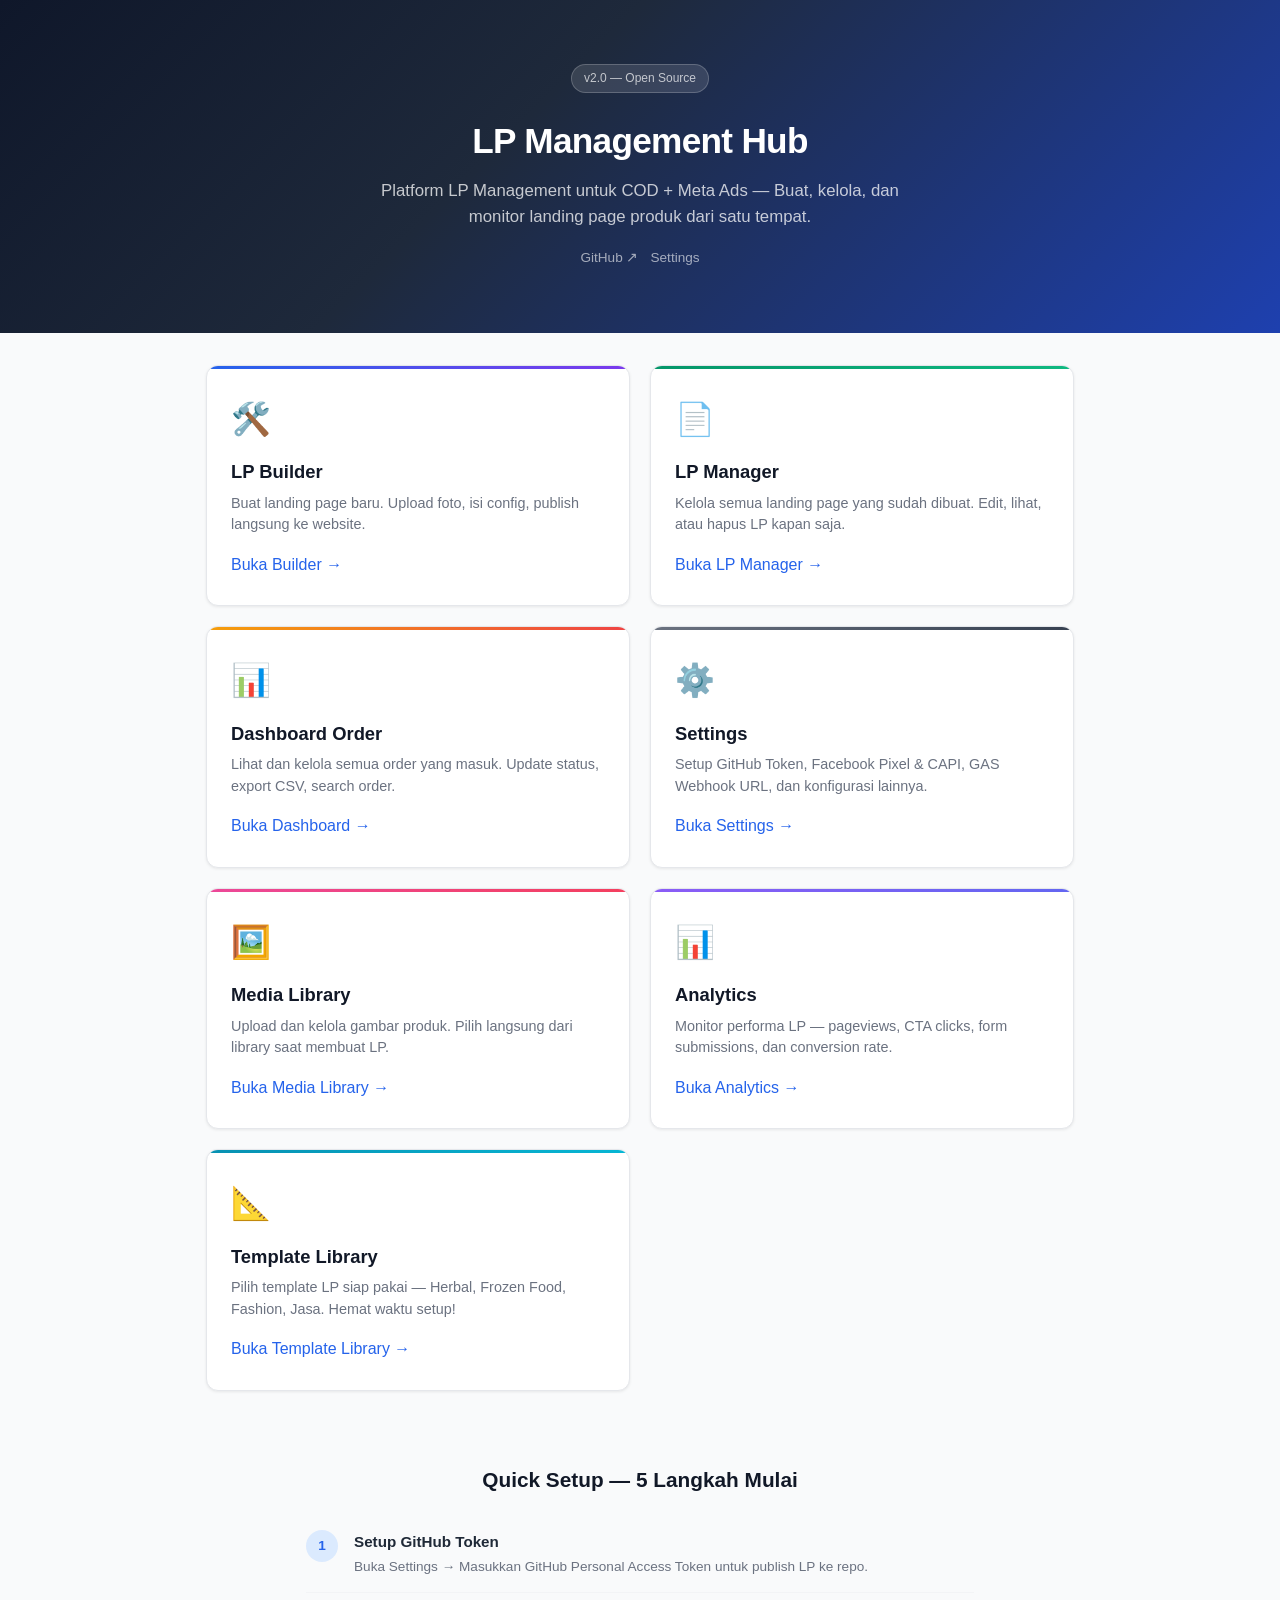
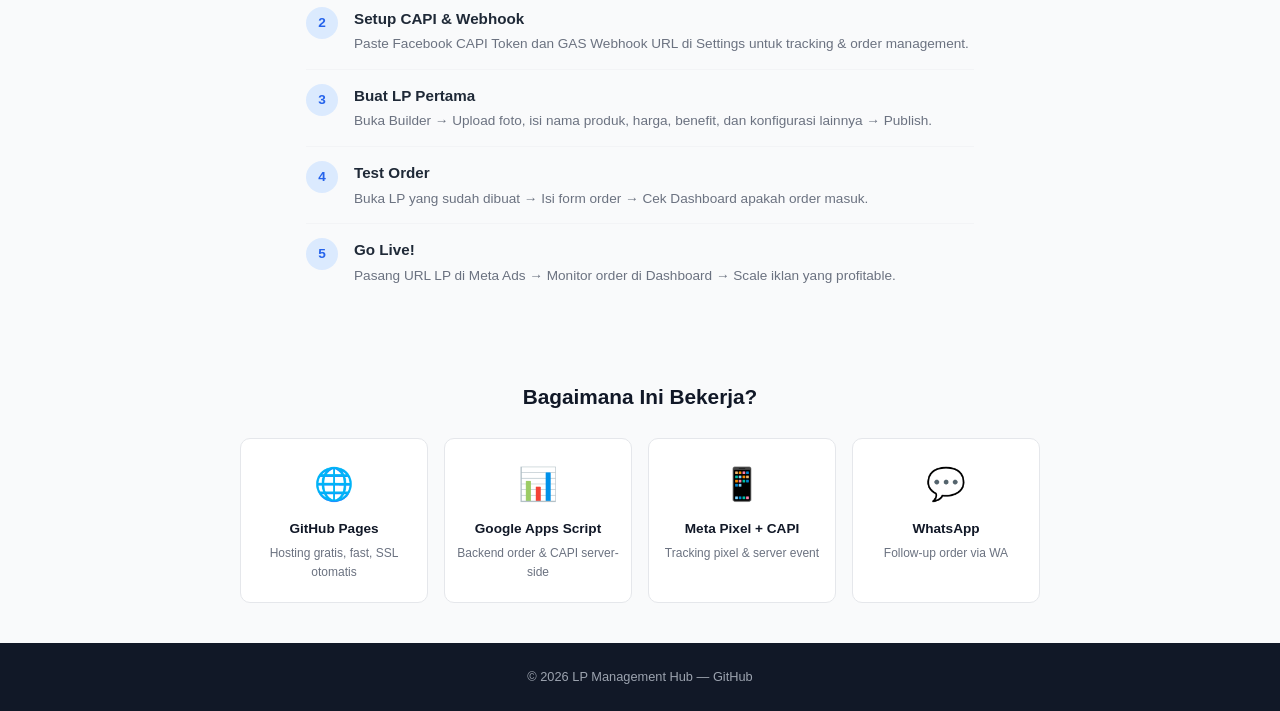
<file: index.html>
<!DOCTYPE html>
<html lang="id">
<head>
<meta charset="UTF-8">
<meta name="viewport" content="width=device-width, initial-scale=1.0">
<title>LP Management — Landing Page Hub</title>
<link rel="stylesheet" href="assets/style.css">
<style>
.hub-hero{background:linear-gradient(135deg,#0f172a 0%,#1e293b 40%,#1e40af 100%);color:#fff;padding:64px 16px;text-align:center}
.hub-hero h1{font-size:2.2rem;font-weight:800;margin-bottom:8px;letter-spacing:-.02em}
.hub-hero .tagline{color:rgba(255,255,255,.75);font-size:1.05rem;margin-bottom:16px;max-width:520px;margin-left:auto;margin-right:auto}
.hub-hero .version-badge{display:inline-block;padding:4px 12px;background:rgba(255,255,255,.12);border:1px solid rgba(255,255,255,.2);border-radius:999px;font-size:.75rem;color:rgba(255,255,255,.7);margin-bottom:20px}
.hub-hero .hero-links{display:flex;gap:12px;justify-content:center;flex-wrap:wrap;margin-top:8px}
.hub-hero .hero-links a{color:rgba(255,255,255,.6);font-size:.85rem;text-decoration:none;display:flex;align-items:center;gap:4px}
.hub-hero .hero-links a:hover{color:#fff}
.hub-cards{display:grid;gap:20px;padding:32px 16px;max-width:900px;margin:0 auto}
@media(min-width:600px){.hub-cards{grid-template-columns:1fr 1fr}}
.hub-card{background:#fff;border:1px solid #e5e7eb;border-radius:12px;padding:28px 24px;box-shadow:0 1px 3px rgba(0,0,0,.08);transition:box-shadow .2s,transform .15s;position:relative;overflow:hidden}
.hub-card:hover{box-shadow:0 8px 24px rgba(0,0,0,.1);transform:translateY(-2px)}
.hub-card .card-accent{position:absolute;top:0;left:0;right:0;height:3px}
.hub-card .card-icon{font-size:2rem;margin-bottom:12px}
.hub-card h3{font-size:1.15rem;font-weight:700;margin-bottom:6px;color:#111827}
.hub-card p{font-size:.9rem;color:#6b7280;margin-bottom:16px;line-height:1.5}
.setup-section{max-width:700px;margin:0 auto;padding:40px 16px}
.setup-section h2{font-size:1.3rem;font-weight:700;margin-bottom:20px;text-align:center;color:#111827}
.setup-steps{list-style:none;padding:0;counter-reset:setup}
.setup-step{display:flex;gap:16px;align-items:flex-start;padding:14px 0;border-bottom:1px solid #f3f4f6;counter-increment:setup}
.setup-step:last-child{border-bottom:none}
.setup-step .step-num{width:32px;height:32px;border-radius:50%;background:#dbeafe;color:#2563eb;display:flex;align-items:center;justify-content:center;font-weight:700;font-size:.85rem;flex-shrink:0}
.setup-step .step-body h4{font-size:.95rem;font-weight:600;color:#1f2937;margin-bottom:2px}
.setup-step .step-body p{font-size:.85rem;color:#6b7280}
.stack-section{background:#f9fafb;padding:40px 16px}
.stack-section h2{font-size:1.3rem;font-weight:700;text-align:center;margin-bottom:24px;color:#111827}
.stack-grid{display:grid;gap:16px;max-width:800px;margin:0 auto;grid-template-columns:repeat(2,1fr)}
@media(min-width:600px){.stack-grid{grid-template-columns:repeat(4,1fr)}}
.stack-item{text-align:center;padding:20px 12px;background:#fff;border:1px solid #e5e7eb;border-radius:10px}
.stack-item .stack-icon{font-size:2rem;margin-bottom:8px}
.stack-item h4{font-size:.85rem;font-weight:700;color:#111827;margin-bottom:4px}
.stack-item p{font-size:.75rem;color:#6b7280}
</style>
</head>
<body>

<div class="hub-hero">
  <div class="version-badge">v2.0 — Open Source</div>
  <h1>LP Management Hub</h1>
  <p class="tagline">Platform LP Management untuk COD + Meta Ads — Buat, kelola, dan monitor landing page produk dari satu tempat.</p>
  <div class="hero-links">
    <a href="https://github.com/kedebuk/herbahero" target="_blank" rel="noopener">GitHub ↗</a>
    <a href="admin/settings.html">Settings</a>
  </div>
</div>

<div class="hub-cards">
  <div class="hub-card">
    <div class="card-accent" style="background:linear-gradient(90deg,#2563eb,#7c3aed)"></div>
    <div class="card-icon">🛠️</div>
    <h3>LP Builder</h3>
    <p>Buat landing page baru. Upload foto, isi config, publish langsung ke website.</p>
    <a href="builder/" class="btn">Buka Builder →</a>
  </div>

  <div class="hub-card">
    <div class="card-accent" style="background:linear-gradient(90deg,#059669,#10b981)"></div>
    <div class="card-icon">📄</div>
    <h3>LP Manager</h3>
    <p>Kelola semua landing page yang sudah dibuat. Edit, lihat, atau hapus LP kapan saja.</p>
    <a href="admin/pages.html" class="btn">Buka LP Manager →</a>
  </div>

  <div class="hub-card">
    <div class="card-accent" style="background:linear-gradient(90deg,#f59e0b,#ef4444)"></div>
    <div class="card-icon">📊</div>
    <h3>Dashboard Order</h3>
    <p>Lihat dan kelola semua order yang masuk. Update status, export CSV, search order.</p>
    <a href="admin/" class="btn">Buka Dashboard →</a>
  </div>

  <div class="hub-card">
    <div class="card-accent" style="background:linear-gradient(90deg,#6b7280,#374151)"></div>
    <div class="card-icon">⚙️</div>
    <h3>Settings</h3>
    <p>Setup GitHub Token, Facebook Pixel &amp; CAPI, GAS Webhook URL, dan konfigurasi lainnya.</p>
    <a href="admin/settings.html" class="btn btn-outline">Buka Settings →</a>
  </div>

  <div class="hub-card">
    <div class="card-accent" style="background:linear-gradient(90deg,#ec4899,#f43f5e)"></div>
    <div class="card-icon">🖼️</div>
    <h3>Media Library</h3>
    <p>Upload dan kelola gambar produk. Pilih langsung dari library saat membuat LP.</p>
    <a href="admin/media.html" class="btn">Buka Media Library →</a>
  </div>

  <div class="hub-card">
    <div class="card-accent" style="background:linear-gradient(90deg,#8b5cf6,#6366f1)"></div>
    <div class="card-icon">📊</div>
    <h3>Analytics</h3>
    <p>Monitor performa LP — pageviews, CTA clicks, form submissions, dan conversion rate.</p>
    <a href="admin/analytics.html" class="btn">Buka Analytics →</a>
  </div>

  <div class="hub-card">
    <div class="card-accent" style="background:linear-gradient(90deg,#0891b2,#06b6d4)"></div>
    <div class="card-icon">📐</div>
    <h3>Template Library</h3>
    <p>Pilih template LP siap pakai — Herbal, Frozen Food, Fashion, Jasa. Hemat waktu setup!</p>
    <a href="admin/templates.html" class="btn">Buka Template Library →</a>
  </div>
</div>

<div class="setup-section">
  <h2>Quick Setup — 5 Langkah Mulai</h2>
  <ol class="setup-steps">
    <li class="setup-step">
      <div class="step-num">1</div>
      <div class="step-body">
        <h4>Setup GitHub Token</h4>
        <p>Buka Settings → Masukkan GitHub Personal Access Token untuk publish LP ke repo.</p>
      </div>
    </li>
    <li class="setup-step">
      <div class="step-num">2</div>
      <div class="step-body">
        <h4>Setup CAPI &amp; Webhook</h4>
        <p>Paste Facebook CAPI Token dan GAS Webhook URL di Settings untuk tracking &amp; order management.</p>
      </div>
    </li>
    <li class="setup-step">
      <div class="step-num">3</div>
      <div class="step-body">
        <h4>Buat LP Pertama</h4>
        <p>Buka Builder → Upload foto, isi nama produk, harga, benefit, dan konfigurasi lainnya → Publish.</p>
      </div>
    </li>
    <li class="setup-step">
      <div class="step-num">4</div>
      <div class="step-body">
        <h4>Test Order</h4>
        <p>Buka LP yang sudah dibuat → Isi form order → Cek Dashboard apakah order masuk.</p>
      </div>
    </li>
    <li class="setup-step">
      <div class="step-num">5</div>
      <div class="step-body">
        <h4>Go Live!</h4>
        <p>Pasang URL LP di Meta Ads → Monitor order di Dashboard → Scale iklan yang profitable.</p>
      </div>
    </li>
  </ol>
</div>

<div class="stack-section">
  <h2>Bagaimana Ini Bekerja?</h2>
  <div class="stack-grid">
    <div class="stack-item">
      <div class="stack-icon">🌐</div>
      <h4>GitHub Pages</h4>
      <p>Hosting gratis, fast, SSL otomatis</p>
    </div>
    <div class="stack-item">
      <div class="stack-icon">📊</div>
      <h4>Google Apps Script</h4>
      <p>Backend order &amp; CAPI server-side</p>
    </div>
    <div class="stack-item">
      <div class="stack-icon">📱</div>
      <h4>Meta Pixel + CAPI</h4>
      <p>Tracking pixel &amp; server event</p>
    </div>
    <div class="stack-item">
      <div class="stack-icon">💬</div>
      <h4>WhatsApp</h4>
      <p>Follow-up order via WA</p>
    </div>
  </div>
</div>

<footer class="lp-footer">
  <p>&copy; 2026 LP Management Hub — <a href="https://github.com/kedebuk/herbahero" style="color:#9ca3af" target="_blank" rel="noopener">GitHub</a></p>
</footer>
</body>
</html>
</file>
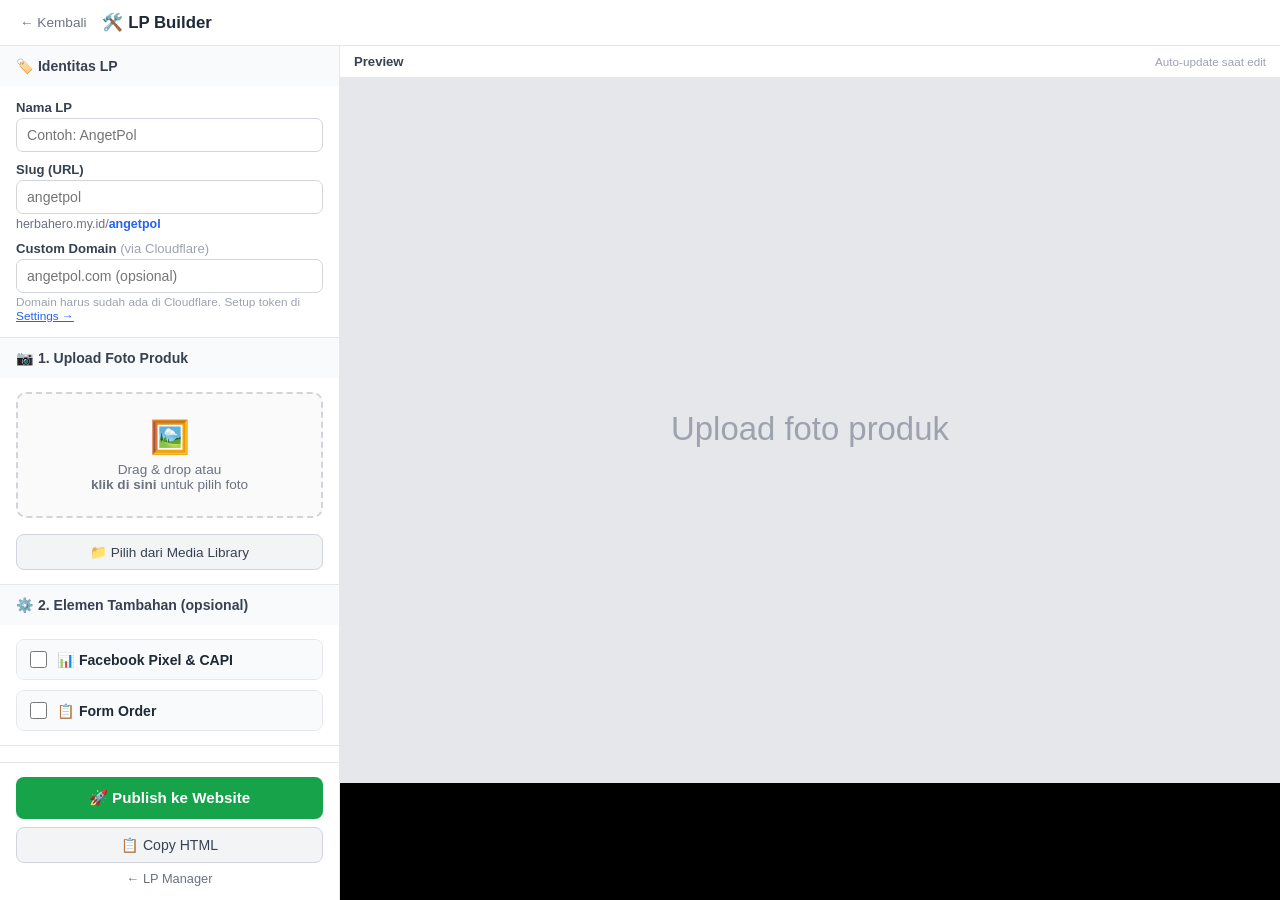
<file: builder/index.html>
<!DOCTYPE html>
<html lang="id">
<head>
<meta charset="UTF-8">
<meta name="viewport" content="width=device-width, initial-scale=1.0">
<title>LP Builder</title>
<style>
*{box-sizing:border-box;margin:0;padding:0}
body{font-family:-apple-system,BlinkMacSystemFont,"Segoe UI",Roboto,sans-serif;background:#f3f4f6;color:#1f2937;height:100vh;overflow:hidden}
.builder{display:flex;flex-direction:column;height:100vh}
.builder-header{display:flex;align-items:center;gap:16px;padding:12px 20px;background:#fff;border-bottom:1px solid #e5e7eb;flex-shrink:0;z-index:10}
.builder-header h1{font-size:1.05rem;font-weight:700}
.back-link{color:#6b7280;text-decoration:none;font-size:.85rem;white-space:nowrap}
.back-link:hover{color:#111}
.builder-body{display:flex;flex:1;overflow:hidden}
.sidebar{width:340px;min-width:280px;overflow-y:auto;background:#fff;border-right:1px solid #e5e7eb;display:flex;flex-direction:column}
.panel{border-bottom:1px solid #e5e7eb}
.panel-head{padding:12px 16px;font-weight:700;font-size:.88rem;color:#374151;background:#f9fafb;display:flex;align-items:center;gap:6px}
.panel-body{padding:14px 16px;display:flex;flex-direction:column;gap:10px}
.drop-zone{display:flex;flex-direction:column;align-items:center;justify-content:center;border:2px dashed #d1d5db;border-radius:10px;padding:24px 16px;cursor:pointer;text-align:center;transition:border-color .2s,background .2s;background:#fafafa;position:relative;min-height:120px}
.drop-zone:hover,.drop-zone.over{border-color:#2563eb;background:#eff6ff}
.drop-zone input[type=file]{position:absolute;inset:0;opacity:0;cursor:pointer;width:100%;height:100%;font-size:0}
.dz-icon{font-size:2rem;pointer-events:none}
.dz-text{font-size:.85rem;color:#6b7280;margin-top:6px;pointer-events:none}
.photo-done{display:none;position:relative}
.photo-done img{width:100%;border-radius:8px;display:block;max-height:180px;object-fit:cover}
.photo-done .rm-btn{position:absolute;top:6px;right:6px;background:rgba(0,0,0,.6);color:#fff;border:none;border-radius:5px;padding:4px 9px;font-size:.75rem;cursor:pointer}
.toggle-block{border:1px solid #e5e7eb;border-radius:8px;overflow:hidden}
.toggle-head{display:flex;align-items:center;gap:10px;padding:11px 13px;cursor:pointer;background:#f9fafb;user-select:none}
.toggle-head:hover{background:#f3f4f6}
.toggle-head input[type=checkbox]{width:17px;height:17px;accent-color:#2563eb;cursor:pointer;flex-shrink:0}
.toggle-head .tl{font-weight:600;font-size:.88rem}
.toggle-content{padding:12px 14px;border-top:1px solid #e5e7eb;display:flex;flex-direction:column;gap:10px}
.fg label{display:block;font-size:.82rem;font-weight:600;color:#374151;margin-bottom:3px}
.fg input[type=text],.fg input[type=tel],.fg input[type=number],.fg select,.fg textarea{width:100%;padding:8px 10px;border:1px solid #d1d5db;border-radius:7px;font-size:.88rem;font-family:inherit;background:#fff}
.fg input:focus,.fg select:focus,.fg textarea:focus{outline:none;border-color:#2563eb;box-shadow:0 0 0 3px rgba(37,99,235,.1)}
.fg textarea{resize:vertical;min-height:56px}
.fg input[type=color]{padding:2px;height:34px;border-radius:7px;cursor:pointer}
.fg .hint{font-size:.74rem;color:#9ca3af;margin-top:2px}
.fg-sep{border:none;border-top:1px solid #e5e7eb;margin:2px 0}
.opt-row{display:flex;gap:5px;margin-bottom:4px}
.opt-row input{flex:1}
.btn-rm{background:none;border:1px solid #fca5a5;color:#dc2626;border-radius:5px;padding:4px 8px;font-size:.78rem;cursor:pointer;flex-shrink:0}
.btn-add{width:100%;background:none;border:1px dashed #d1d5db;color:#6b7280;border-radius:7px;padding:6px;font-size:.82rem;cursor:pointer;margin-top:2px}
.btn-add:hover{border-color:#2563eb;color:#2563eb}
.rate-table{width:100%;border-collapse:collapse;font-size:.78rem}
.rate-table th{background:#f3f4f6;padding:5px 6px;text-align:left;color:#6b7280;font-size:.75rem;border-bottom:1px solid #e5e7eb}
.rate-table td{padding:3px}
.rate-table td input{width:100%;padding:4px 5px;border:1px solid #d1d5db;border-radius:4px;font-size:.78rem}
.field-toggles{display:flex;flex-wrap:wrap;gap:5px}
.ftog{display:flex;align-items:center;gap:4px;font-size:.81rem;color:#374151;cursor:pointer;background:#f3f4f6;padding:4px 9px;border-radius:5px;user-select:none;border:1px solid #e5e7eb}
.ftog input[type=checkbox]{accent-color:#2563eb;cursor:pointer;width:14px;height:14px}
.ftog:has(input:checked){background:#eff6ff;border-color:#bfdbfe;color:#1d4ed8}
.pay-grid{display:flex;flex-direction:column;gap:5px}
.gen-section{padding:14px 16px;display:flex;flex-direction:column;gap:8px;margin-top:auto;border-top:1px solid #e5e7eb}
.btn-gen{padding:12px;background:#2563eb;color:#fff;border:none;border-radius:8px;font-size:.95rem;font-weight:700;cursor:pointer;width:100%}
.btn-gen:hover{background:#1d4ed8}
.btn-gen:disabled{background:#93c5fd;cursor:not-allowed}
.btn-publish{padding:12px;background:#16a34a;color:#fff;border:none;border-radius:8px;font-size:.95rem;font-weight:700;cursor:pointer;width:100%;display:flex;align-items:center;justify-content:center;gap:8px}
.btn-publish:hover{background:#15803d}
.btn-publish:disabled{background:#86efac;cursor:not-allowed}
.btn-copy{padding:9px;background:#f3f4f6;color:#374151;border:1px solid #d1d5db;border-radius:8px;font-size:.88rem;cursor:pointer;width:100%}
.btn-copy:hover{background:#e5e7eb}
.gen-note{font-size:.73rem;color:#9ca3af;text-align:center}
.slug-preview{font-size:.78rem;color:#6b7280;margin-top:3px}
.slug-preview strong{color:#2563eb}
.pub-status{padding:10px 12px;border-radius:8px;font-size:.83rem;display:none;word-break:break-all}
.pub-status.on{display:block}
.pub-status.ok{background:#dcfce7;color:#166534;border:1px solid #86efac}
.pub-status.er{background:#fee2e2;color:#991b1b;border:1px solid #fca5a5}
.pub-status.in{background:#eff6ff;color:#1e40af;border:1px solid #bfdbfe}
.pub-status a{color:inherit;font-weight:700}
.pages-link{font-size:.8rem;color:#6b7280;text-decoration:none;text-align:center;display:block}
.pages-link:hover{color:#2563eb}
.preview-pane{flex:1;display:flex;flex-direction:column;min-width:0;background:#e5e7eb}
.preview-bar{padding:8px 14px;background:#fff;border-bottom:1px solid #e5e7eb;font-size:.82rem;font-weight:600;color:#374151;display:flex;justify-content:space-between;align-items:center;flex-shrink:0}
.preview-bar span{font-size:.73rem;color:#9ca3af;font-weight:400}
#previewFrame{flex:1;border:none;background:#fff}
@media(max-width:700px){
  body{height:auto;overflow:auto}
  .builder{height:auto;min-height:100vh}
  .builder-body{flex-direction:column;overflow:visible}
  .sidebar{width:100%;min-width:unset;border-right:none;border-bottom:1px solid #e5e7eb;max-height:none;overflow-y:visible}
  .preview-pane{min-height:500px}
  #previewFrame{min-height:500px}
}
</style>
</head>
<body>
<div class="builder">

<div class="builder-header">
  <a href="../" class="back-link">← Kembali</a>
  <h1>🛠️ LP Builder</h1>
</div>

<div class="builder-body">

<!-- SIDEBAR -->
<div class="sidebar">

  <!-- 0. LP Identity -->
  <div class="panel">
    <div class="panel-head">🏷️ Identitas LP</div>
    <div class="panel-body">
      <div class="fg">
        <label>Nama LP</label>
        <input type="text" id="bLpName" placeholder="Contoh: AngetPol">
      </div>
      <div class="fg">
        <label>Slug (URL)</label>
        <input type="text" id="bLpSlug" placeholder="angetpol">
        <div class="slug-preview">herbahero.my.id/<strong id="slugPreview">angetpol</strong></div>
      </div>
      <div class="fg">
        <label>Custom Domain <span style="font-weight:400;color:#9ca3af">(via Cloudflare)</span></label>
        <input type="text" id="bCfDomain" placeholder="angetpol.com (opsional)">
        <div class="hint">Domain harus sudah ada di Cloudflare. Setup token di <a href="/admin/settings.html" target="_blank" style="color:#2563eb">Settings →</a></div>
      </div>
    </div>
  </div>

  <!-- 1. Foto -->
  <div class="panel">
    <div class="panel-head">📷 1. Upload Foto Produk</div>
    <div class="panel-body">
      <label class="drop-zone" id="dropZone">
        <div class="dz-icon">🖼️</div>
        <div class="dz-text">Drag &amp; drop atau<br><strong>klik di sini</strong> untuk pilih foto</div>
        <input type="file" id="heroFile" accept="image/*">
      </label>
      <button type="button" id="btnMediaLib" style="width:100%;padding:9px;background:#f3f4f6;color:#374151;border:1px solid #d1d5db;border-radius:8px;font-size:.85rem;cursor:pointer;margin-top:6px">📁 Pilih dari Media Library</button>
      <div class="photo-done" id="photoDone">
        <img id="heroPreview" alt="Foto produk">
        <button class="rm-btn" type="button" id="rmPhoto">✕ Ganti</button>
      </div>
    </div>
  </div>

  <!-- 2. Elemen Tambahan -->
  <div class="panel">
    <div class="panel-head">⚙️ 2. Elemen Tambahan (opsional)</div>
    <div class="panel-body">

      <!-- Pixel & CAPI -->
      <div class="toggle-block">
        <div class="toggle-head" id="pixelHead">
          <input type="checkbox" id="enablePixel">
          <span class="tl">📊 Facebook Pixel &amp; CAPI</span>
        </div>
        <div class="toggle-content" id="pixelBody" style="display:none">
          <div class="fg">
            <label>Pixel ID</label>
            <input type="text" id="bPixelId" placeholder="Contoh: 1234567890123456">
          </div>
          <div class="fg">
            <label>Event saat LP dibuka</label>
            <select id="bEventOpen">
              <option value="PageView">PageView</option>
              <option value="ViewContent">ViewContent</option>
              <option value="InitiateCheckout">InitiateCheckout</option>
            </select>
          </div>
          <div class="fg">
            <label>Event saat order dikirim</label>
            <select id="bEventSubmit">
              <option value="Purchase">Purchase</option>
              <option value="Lead">Lead</option>
              <option value="CompleteRegistration">CompleteRegistration</option>
            </select>
          </div>
          <hr class="fg-sep">
          <div class="fg">
            <label>CAPI Access Token</label>
            <textarea id="bCapiToken" placeholder="EAAxxxxxxxx... (dari Meta Business → Pixel → Settings → Conversions API)"></textarea>
            <div class="hint">Tracking server-side via GAS webhook</div>
          </div>
          <div class="fg">
            <label>Test Event Code (opsional)</label>
            <input type="text" id="bTestCode" placeholder="TEST12345">
            <div class="hint">Cek di Meta Events Manager → Test Events. Hapus saat live.</div>
          </div>
        </div>
      </div>

      <!-- Form Order -->
      <div class="toggle-block">
        <div class="toggle-head" id="formHead">
          <input type="checkbox" id="enableForm">
          <span class="tl">📋 Form Order</span>
        </div>
        <div class="toggle-content" id="formBody" style="display:none">
          <div class="fg">
            <label>Nama Produk</label>
            <input type="text" id="bProductName" value="Nama Produk">
          </div>
          <div class="fg">
            <label>Harga Dasar (Rp)</label>
            <input type="number" id="bPrice" value="99000">
          </div>
          <div class="fg">
            <label>Pilihan Paket</label>
            <div id="optionsList"></div>
            <button class="btn-add" type="button" id="btnAddOpt">+ Tambah Paket</button>
          </div>
          <div class="fg">
            <label>Nomor WA CS</label>
            <input type="tel" id="bWaNumber" placeholder="628123456789">
          </div>
          <div class="fg">
            <label>Webhook Google Apps Script</label>
            <input type="text" id="bWebhook" placeholder="https://script.google.com/macros/s/.../exec">
          </div>
          <div class="fg">
            <label>Tabel Ongkir</label>
            <table class="rate-table">
              <thead><tr><th>Wilayah</th><th>Ongkir</th><th>Estimasi</th><th></th></tr></thead>
              <tbody id="ratesBody"></tbody>
            </table>
            <button class="btn-add" type="button" id="btnAddRate">+ Tambah Wilayah</button>
          </div>
          <hr class="fg-sep">
          <div class="fg">
            <label>Field yang ditampilkan</label>
            <div class="field-toggles">
              <label class="ftog"><input type="checkbox" id="fAlamat" checked> Alamat</label>
              <label class="ftog"><input type="checkbox" id="fKecamatan" checked> Kecamatan</label>
              <label class="ftog"><input type="checkbox" id="fKota" checked> Kota</label>
              <label class="ftog"><input type="checkbox" id="fProvinsi"> Provinsi</label>
              <label class="ftog"><input type="checkbox" id="fCatatan" checked> Catatan</label>
            </div>
          </div>
          <div class="fg">
            <label>Metode Pembayaran</label>
            <div class="pay-grid">
              <label class="ftog"><input type="checkbox" class="cbPay" value="Transfer BCA" checked> Transfer BCA</label>
              <label class="ftog"><input type="checkbox" class="cbPay" value="Transfer Mandiri" checked> Transfer Mandiri</label>
              <label class="ftog"><input type="checkbox" class="cbPay" value="Transfer BNI"> Transfer BNI</label>
              <label class="ftog"><input type="checkbox" class="cbPay" value="QRIS"> QRIS</label>
              <label class="ftog"><input type="checkbox" class="cbPay" value="COD (Bayar di Tempat)" checked> COD (Bayar di Tempat)</label>
            </div>
          </div>
          <!-- Upsell -->
          <div class="toggle-block">
            <div class="toggle-head" id="upsellHead">
              <input type="checkbox" id="enableUpsell">
              <span class="tl">🎁 Upsell Offer</span>
            </div>
            <div class="toggle-content" id="upsellBody" style="display:none">
              <div class="fg">
                <label>Teks Offer</label>
                <input type="text" id="bUpsellText" placeholder="Tambah 1 lagi, hemat 20%!">
              </div>
              <div class="fg">
                <label>Harga Upsell (Rp)</label>
                <input type="number" id="bUpsellPrice" value="79000">
              </div>
            </div>
          </div>
          <div class="fg">
            <label>Teks Tombol Order</label>
            <input type="text" id="bSubmitBtn" value="Kirim Order Sekarang 🚀">
          </div>
          <div class="fg">
            <label>Warna Tema</label>
            <input type="color" id="bColor" value="#2563eb">
          </div>
        </div>
      </div>

    </div>
  </div>

  <!-- 3. Publish -->
  <div class="gen-section">
    <button class="btn-publish" type="button" id="btnPublish">
      <span id="pubSpinWrap" style="display:none;width:16px;height:16px;border:2px solid rgba(255,255,255,.4);border-top-color:#fff;border-radius:50%;animation:spin .6s linear infinite"></span>
      <span id="pubBtnLbl">🚀 Publish ke Website</span>
    </button>
    <div class="pub-status" id="pubStatus"></div>
    <button class="btn-copy" type="button" id="btnCopy">📋 Copy HTML</button>
    <a href="/admin/pages.html" class="pages-link">← LP Manager</a>
  </div>

</div>

<!-- PREVIEW -->
<div class="preview-pane">
  <div class="preview-bar">Preview <span>Auto-update saat edit</span></div>
  <iframe id="previewFrame" title="Preview LP"></iframe>
</div>

</div>
</div>

<!-- Media Library Modal -->
<div id="mediaModal" style="position:fixed;inset:0;background:rgba(0,0,0,.5);z-index:1000;display:none;align-items:center;justify-content:center;padding:16px">
  <div style="background:#fff;border-radius:12px;width:100%;max-width:700px;max-height:85vh;overflow:hidden;display:flex;flex-direction:column">
    <div style="padding:14px 20px;border-bottom:1px solid #e5e7eb;display:flex;align-items:center;justify-content:space-between">
      <h3 style="font-size:1rem;font-weight:700">🖼️ Pilih dari Media Library</h3>
      <button onclick="closeMediaModal()" style="background:none;border:none;font-size:1.3rem;cursor:pointer;color:#6b7280;padding:0">&times;</button>
    </div>
    <div style="padding:10px 20px;border-bottom:1px solid #e5e7eb">
      <input type="text" id="mediaModalSearch" placeholder="🔍 Cari file..." style="width:100%;padding:8px 12px;border:1px solid #d1d5db;border-radius:7px;font-size:.88rem" oninput="filterModalMedia(this.value)">
    </div>
    <div id="mediaModalGrid" style="flex:1;overflow-y:auto;padding:16px 20px"></div>
  </div>
</div>

<script>
(function () {
  'use strict';

  var heroBase64 = '';
  var isEditMode = false;  /* true when loaded via ?slug= */
  var editSha    = { html: null, cfg: null }; /* GitHub file SHAs for updates */
  var urlSlug    = new URLSearchParams(window.location.search).get('slug');
  var options = ['Paket 1 (1 pcs) — Rp 99.000', 'Paket 2 (2 pcs) — Rp 179.000'];
  var rates = [
    { wilayah: 'Jabodetabek',    ongkir: 15000, estimasi: '1-2 hari' },
    { wilayah: 'Jawa',           ongkir: 20000, estimasi: '2-3 hari' },
    { wilayah: 'Sumatera',       ongkir: 25000, estimasi: '3-5 hari' },
    { wilayah: 'Kalimantan',     ongkir: 30000, estimasi: '4-6 hari' },
    { wilayah: 'Sulawesi',       ongkir: 30000, estimasi: '4-6 hari' },
    { wilayah: 'Bali & NTB',     ongkir: 25000, estimasi: '3-5 hari' },
    { wilayah: 'Papua & Maluku', ongkir: 45000, estimasi: '7-14 hari' }
  ];

  /* Restore draft — try lpb4 then lpb3 (backward compat) */
  try {
    var d = JSON.parse(localStorage.getItem('lpb4') || localStorage.getItem('lpb3') || 'null');
    if (d && !urlSlug) {  /* skip draft restore when in edit mode (loading from GitHub) */
      if (d.ln) { el('bLpName').value = d.ln; el('bLpName').dataset.prev = d.ln; }
      if (d.ls) { el('bLpSlug').value = d.ls; el('slugPreview').textContent = d.ls; }
      if (d.cd) el('bCfDomain').value = d.cd;
      if (d.pn) el('bProductName').value = d.pn;
      if (d.pr) el('bPrice').value       = d.pr;
      if (d.px) el('bPixelId').value     = d.px;
      if (d.eo) el('bEventOpen').value   = d.eo;
      if (d.es) el('bEventSubmit').value = d.es;
      if (d.ct) el('bCapiToken').value   = d.ct;
      if (d.tc) el('bTestCode').value    = d.tc;
      if (d.wh) el('bWebhook').value     = d.wh;
      if (d.wa) el('bWaNumber').value    = d.wa;
      if (d.cl) el('bColor').value       = d.cl;
      if (d.sb) el('bSubmitBtn').value   = d.sb;
      if (d.ut) el('bUpsellText').value  = d.ut;
      if (d.up) el('bUpsellPrice').value = d.up;
      if (d.ep) { el('enablePixel').checked  = true; elShow('pixelBody');  }
      if (d.ef) { el('enableForm').checked   = true; elShow('formBody');   }
      if (d.eu) { el('enableUpsell').checked = true; elShow('upsellBody'); }
      if (d.opts) options = d.opts;
      if (d.rts)  rates   = d.rts;
      if (d.ff) {
        if (d.ff.a  !== undefined) el('fAlamat').checked    = d.ff.a;
        if (d.ff.k  !== undefined) el('fKecamatan').checked = d.ff.k;
        if (d.ff.kt !== undefined) el('fKota').checked      = d.ff.kt;
        if (d.ff.p  !== undefined) el('fProvinsi').checked  = d.ff.p;
        if (d.ff.c  !== undefined) el('fCatatan').checked   = d.ff.c;
      }
      if (d.pm) {
        document.querySelectorAll('.cbPay').forEach(function (cb) {
          cb.checked = d.pm.indexOf(cb.value) !== -1;
        });
      }
    }
  } catch (e) {}

  renderOptions();
  renderRates();

  /* Auto-fill from Settings localStorage defaults (only if empty) */
  if (!gv('bCapiToken')) { var _ct = localStorage.getItem('fb_capi_token'); if (_ct) el('bCapiToken').value = _ct; }
  if (!gv('bPixelId'))   { var _px = localStorage.getItem('fb_pixel_id');   if (_px) el('bPixelId').value = _px; }
  if (!gv('bTestCode'))  { var _tc = localStorage.getItem('fb_test_code');  if (_tc) el('bTestCode').value = _tc; }
  if (!gv('bWebhook'))   { var _wh = localStorage.getItem('gas_webhook_url'); if (_wh) el('bWebhook').value = _wh; }
  if (!gv('bWaNumber'))  { var _wa = localStorage.getItem('default_wa_number'); if (_wa) el('bWaNumber').value = _wa; }

  /* Auto-fill from Global Business Settings (biz_ keys) — only if still empty */
  if (!gv('bWaNumber'))  { var _bwa = localStorage.getItem('biz_bizWaDefault');    if (_bwa) el('bWaNumber').value = _bwa; }
  if (!gv('bColor') || gv('bColor')==='#2563eb') { var _bcl = localStorage.getItem('biz_bizColorPrimary'); if (_bcl) el('bColor').value = _bcl; }

  /* ── LP Identity ── */
  el('bLpName').addEventListener('input', function () {
    /* Auto-fill slug only if user hasn't manually edited it, or slug is empty */
    var currentSlug = el('bLpSlug').value;
    var autoSlug = toSlug(this.value);
    if (!currentSlug || currentSlug === toSlug(el('bLpName').dataset.prev || '')) {
      el('bLpSlug').value = autoSlug;
      el('slugPreview').textContent = autoSlug || 'slug-lp';
    }
    el('bLpName').dataset.prev = this.value;
    refresh();
  });
  el('bLpSlug').addEventListener('input', function () {
    this.value = toSlug(this.value, true);
    el('slugPreview').textContent = this.value || 'slug-lp';
    refresh();
  });

  /* ── Load from ?slug= param (edit mode) ── */
  if (urlSlug) {
    loadFromGitHub(urlSlug);
  }

  /* File upload */
  el('heroFile').addEventListener('change', function () {
    if (this.files && this.files[0]) readPhoto(this.files[0]);
  });

  var dz = el('dropZone');
  dz.addEventListener('dragover',  function (e) { e.preventDefault(); dz.classList.add('over'); });
  dz.addEventListener('dragleave', function ()  { dz.classList.remove('over'); });
  dz.addEventListener('drop', function (e) {
    e.preventDefault();
    dz.classList.remove('over');
    var f = e.dataTransfer.files[0];
    if (f) readPhoto(f);
  });

  el('rmPhoto').addEventListener('click', function (e) {
    e.stopPropagation();
    heroBase64 = '';
    el('heroFile').value = '';
    el('heroPreview').src = '';
    el('photoDone').style.display = 'none';
    dz.style.display = '';
    refresh();
  });

  function readPhoto(file) {
    if (!file.type.startsWith('image/')) return;
    var r = new FileReader();
    r.onload = function (e) {
      heroBase64 = e.target.result;
      el('heroPreview').src = heroBase64;
      dz.style.display              = 'none';
      el('photoDone').style.display = 'block';
      refresh();
    };
    r.readAsDataURL(file);
  }

  /* Toggle blocks */
  function setupToggle(headId, cbId, bodyId) {
    el(headId).addEventListener('click', function (e) {
      if (e.target.type === 'checkbox') return;
      el(cbId).checked = !el(cbId).checked;
      el(bodyId).style.display = el(cbId).checked ? 'flex' : 'none';
      refresh();
    });
    el(cbId).addEventListener('change', function () {
      el(bodyId).style.display = this.checked ? 'flex' : 'none';
      refresh();
    });
  }

  setupToggle('pixelHead',  'enablePixel',  'pixelBody');
  setupToggle('formHead',   'enableForm',   'formBody');
  setupToggle('upsellHead', 'enableUpsell', 'upsellBody');

  /* Auto-refresh */
  document.querySelectorAll('input, select, textarea').forEach(function (inp) {
    inp.addEventListener('input',  refresh);
    inp.addEventListener('change', refresh);
  });

  /* Options */
  el('btnAddOpt').addEventListener('click', function () {
    options.push('Paket baru');
    renderOptions();
    refresh();
  });

  function renderOptions() {
    el('optionsList').innerHTML = options.map(function (o, i) {
      return '<div class="opt-row">'
        + '<input value="' + esc(o) + '" data-oi="' + i + '">'
        + '<button class="btn-rm" type="button" data-ri="' + i + '">&times;</button>'
        + '</div>';
    }).join('');
    el('optionsList').querySelectorAll('input').forEach(function (inp) {
      inp.addEventListener('input', function () { options[+this.dataset.oi] = this.value; refresh(); });
    });
    el('optionsList').querySelectorAll('.btn-rm').forEach(function (btn) {
      btn.addEventListener('click', function () { options.splice(+this.dataset.ri, 1); renderOptions(); refresh(); });
    });
  }

  /* Rates */
  el('btnAddRate').addEventListener('click', function () {
    rates.push({ wilayah: 'Wilayah Baru', ongkir: 20000, estimasi: '3-5 hari' });
    renderRates();
    refresh();
  });

  function renderRates() {
    el('ratesBody').innerHTML = rates.map(function (r, i) {
      return '<tr>'
        + '<td><input value="' + esc(r.wilayah)  + '" data-ri="' + i + '" data-rk="wilayah"></td>'
        + '<td><input type="number" value="' + r.ongkir + '" data-ri="' + i + '" data-rk="ongkir"></td>'
        + '<td><input value="' + esc(r.estimasi) + '" data-ri="' + i + '" data-rk="estimasi"></td>'
        + '<td><button class="btn-rm" type="button" data-rr="' + i + '">&times;</button></td>'
        + '</tr>';
    }).join('');
    el('ratesBody').querySelectorAll('input').forEach(function (inp) {
      inp.addEventListener('input', function () {
        var k = this.dataset.rk, v = this.value;
        rates[+this.dataset.ri][k] = k === 'ongkir' ? (parseInt(v) || 0) : v;
        refresh();
      });
    });
    el('ratesBody').querySelectorAll('.btn-rm').forEach(function (btn) {
      btn.addEventListener('click', function () { rates.splice(+this.dataset.rr, 1); renderRates(); refresh(); });
    });
  }

  function getPayMethods() {
    var pm = [];
    document.querySelectorAll('.cbPay:checked').forEach(function (cb) { pm.push(cb.value); });
    return pm;
  }

  /* Refresh */
  var timer;
  function refresh() {
    saveDraft();
    clearTimeout(timer);
    timer = setTimeout(doPreview, 350);
  }

  function saveDraft() {
    try {
      localStorage.setItem('lpb4', JSON.stringify({
        ln: gv('bLpName'),      ls: gv('bLpSlug'),  cd: gv('bCfDomain'),
        pn: gv('bProductName'), pr: gv('bPrice'),
        px: gv('bPixelId'),     eo: gv('bEventOpen'),
        es: gv('bEventSubmit'), ct: gv('bCapiToken'),
        tc: gv('bTestCode'),    wh: gv('bWebhook'),
        wa: gv('bWaNumber'),    cl: gv('bColor'),
        sb: gv('bSubmitBtn'),   ut: gv('bUpsellText'),
        up: gv('bUpsellPrice'),
        ep: el('enablePixel').checked,
        ef: el('enableForm').checked,
        eu: el('enableUpsell').checked,
        opts: options.slice(), rts: rates.slice(),
        ff: {
          a:  el('fAlamat').checked,
          k:  el('fKecamatan').checked,
          kt: el('fKota').checked,
          p:  el('fProvinsi').checked,
          c:  el('fCatatan').checked
        },
        pm: getPayMethods()
      }));
    } catch (e) {}
  }

  function doPreview() { el('previewFrame').srcdoc = buildHTML(); }

  /* ── HTML Generator ── */
  function buildHTML() {
    var usePixel  = el('enablePixel').checked;
    var useForm   = el('enableForm').checked;
    var color     = gv('bColor') || '#2563eb';
    var pixelId   = gv('bPixelId');
    var eventOpen = gv('bEventOpen') || 'PageView';
    var produk    = gv('bProductName') || 'Produk';

    var imgSrc = heroBase64 ||
      'data:image/svg+xml,' + encodeURIComponent(
        '<svg xmlns="http://www.w3.org/2000/svg" width="800" height="600">'
        + '<rect width="100%" height="100%" fill="#e5e7eb"/>'
        + '<text x="50%" y="50%" text-anchor="middle" dy=".3em" '
        + 'font-family="sans-serif" font-size="28" fill="#9ca3af">Upload foto produk</text>'
        + '</svg>'
      );

    var html = '<!DOCTYPE html>\n<html lang="id">\n<head>\n'
      + '<meta charset="UTF-8">\n'
      + '<meta name="viewport" content="width=device-width, initial-scale=1.0">\n'
      + '<title>' + esc(produk) + '</title>\n'
      + '<style>' + pageCSS(color) + '</style>\n'
      + '</head>\n<body>\n';

    if (usePixel && pixelId.trim()) {
      html += pixelSnippet(pixelId.trim(), eventOpen);
    }

    html += '<div class="hero"><img src="' + imgSrc + '" alt="' + esc(produk) + '"></div>\n';

    if (useForm) {
      html += formSection(color);
    }

    html += '</body>\n</html>';
    return html;
  }

  function pageCSS(color) {
    return ':root{--c:' + color + '}'
      + '*{box-sizing:border-box;margin:0;padding:0}'
      + 'body{font-family:-apple-system,BlinkMacSystemFont,"Segoe UI",sans-serif;background:#000;color:#1f2937}'
      + '.hero{width:100%;line-height:0}'
      + '.hero img{width:100%;height:auto;display:block}'
      + '.order{background:#f9fafb;padding:32px 16px}'
      + '.order-box{max-width:480px;margin:0 auto;background:#fff;border-radius:14px;padding:26px 22px;box-shadow:0 6px 20px rgba(0,0,0,.1)}'
      + '.order-box h2{text-align:center;font-size:1.15rem;margin-bottom:6px}'
      + '.price-tag{text-align:center;margin-bottom:20px}'
      + '.price-tag .p{font-size:1.9rem;font-weight:800;color:var(--c)}'
      + '.price-tag .n{font-size:.78rem;color:#9ca3af}'
      + '.fg{margin-bottom:13px}'
      + '.fg label{display:block;font-size:.84rem;font-weight:600;margin-bottom:3px;color:#374151}'
      + '.fg input,.fg select,.fg textarea{width:100%;padding:10px 12px;border:1px solid #d1d5db;border-radius:8px;font-size:.93rem;font-family:inherit}'
      + '.fg input:focus,.fg select:focus,.fg textarea:focus{outline:none;border-color:var(--c);box-shadow:0 0 0 3px color-mix(in srgb,var(--c) 15%,transparent)}'
      + '.fg textarea{resize:vertical;min-height:70px}'
      + '.fg .hint{font-size:.74rem;color:#9ca3af;margin-top:2px}'
      + '.fg .err{font-size:.78rem;color:#dc2626;margin-top:2px;display:none}'
      + '.fg.bad input,.fg.bad select,.fg.bad textarea{border-color:#dc2626}'
      + '.fg.bad .err{display:block}'
      + '.row2{display:grid;grid-template-columns:1fr 1fr;gap:10px}'
      + '@media(max-width:460px){.row2{grid-template-columns:1fr}}'
      + '.totals{background:#f3f4f6;border-radius:8px;padding:12px;margin-bottom:14px}'
      + '.trow{display:flex;justify-content:space-between;font-size:.86rem;padding:3px 0}'
      + '.trow.big{font-size:1rem;font-weight:700;padding-top:9px;margin-top:6px;border-top:2px solid #e5e7eb}'
      + '.trow.big span:last-child{color:var(--c)}'
      + '.ship-note{background:#eff6ff;border:1px solid #bfdbfe;border-radius:7px;padding:9px 11px;font-size:.83rem;color:#1e40af;margin-top:5px;display:none}'
      + '.upsell-box{background:#fffbeb;border:2px solid #fcd34d;border-radius:10px;padding:13px 15px;margin-bottom:14px}'
      + '.upsell-box h3{font-size:.9rem;color:#92400e;margin-bottom:8px}'
      + '.upsell-label{display:flex;align-items:center;gap:10px;cursor:pointer}'
      + '.upsell-label input[type=checkbox]{width:18px;height:18px;accent-color:var(--c);cursor:pointer;flex-shrink:0}'
      + '.upsell-label .utxt{font-size:.9rem;color:#374151;flex:1}'
      + '.upsell-price{font-size:1rem;font-weight:800;color:var(--c);white-space:nowrap}'
      + '.btn-order{width:100%;padding:14px;background:var(--c);color:#fff;border:none;border-radius:10px;font-size:1rem;font-weight:700;cursor:pointer;display:flex;align-items:center;justify-content:center;gap:8px}'
      + '.btn-order:hover{filter:brightness(1.1)}'
      + '.spinner{width:18px;height:18px;border:2px solid rgba(255,255,255,.3);border-top-color:#fff;border-radius:50%;animation:spin .6s linear infinite;display:none}'
      + '.btn-order.loading .spinner{display:block}.btn-order.loading .lbl{display:none}'
      + '@keyframes spin{to{transform:rotate(360deg)}}'
      + '.msg{padding:13px;border-radius:8px;text-align:center;margin-top:12px;display:none}'
      + '.msg.on{display:block}'
      + '.msg.ok{background:#dcfce7;color:#166534;border:1px solid #86efac}'
      + '.msg.er{background:#fee2e2;color:#991b1b;border:1px solid #fca5a5}'
      + '.msg a{color:inherit;font-weight:700;display:block;margin-top:6px}';
  }

  function pixelSnippet(pid, eventOpen) {
    var produk = gv('bProductName') || 'Produk';
    var price  = parseInt(gv('bPrice')) || 99000;
    return '<script>\n'
      + 'function getFbc(){var m=window.location.search.match(/fbclid=([^&]+)/);if(m)return"fb.1."+Date.now()+"."+m[1];var c=document.cookie.match(/(^|; )_fbc=([^;]*)/);return c?c[2]:"";}\n'
      + 'function getFbp(){var c=document.cookie.match(/(^|; )_fbp=([^;]*)/);return c?c[2]:"";}\n'
      + 'function generateEventId(){return"evt_"+Date.now()+"_"+Math.random().toString(36).substr(2,9);}\n'
      + '(function(){var fc=new URLSearchParams(window.location.search).get("fbclid");if(fc){document.cookie="_fbc=fb.1."+Date.now()+"."+fc+"; max-age=7776000; path=/; SameSite=Lax";}})();\n'
      + '!function(f,b,e,v,n,t,s){'
      + 'if(f.fbq)return;n=f.fbq=function(){n.callMethod?n.callMethod.apply(n,arguments):n.queue.push(arguments)};'
      + 'if(!f._fbq)f._fbq=n;n.push=n;n.loaded=!0;n.version="2.0";n.queue=[];'
      + 't=b.createElement(e);t.async=!0;t.src=v;s=b.getElementsByTagName(e)[0];'
      + 's.parentNode.insertBefore(t,s)}(window,document,"script","https://connect.facebook.net/en_US/fbevents.js");\n'
      + 'fbq("init","' + pid + '");fbq("track","' + eventOpen + '",{},{eventID:generateEventId()});\n'
      + 'fbq("track","ViewContent",{content_name:"' + esc(produk) + '",value:' + price + ',currency:"IDR"},{eventID:generateEventId()});\n'
      + '<\/script>\n';
  }

  function formSection(color) {
    var produk      = gv('bProductName') || 'Produk';
    var price       = parseInt(gv('bPrice')) || 99000;
    var webhook     = gv('bWebhook') || '';
    var waNum       = gv('bWaNumber') || '';
    var eventSub    = gv('bEventSubmit') || 'Purchase';
    var capiToken   = gv('bCapiToken') || '';
    var testCode    = gv('bTestCode') || '';
    var pixelId     = el('enablePixel').checked ? gv('bPixelId') : '';
    var submitBtn   = gv('bSubmitBtn') || 'Kirim Order Sekarang 🚀';
    var useUpsell   = el('enableUpsell').checked;
    var upsellText  = gv('bUpsellText') || '';
    var upsellPrice = parseInt(gv('bUpsellPrice')) || 0;
    var payMethods  = getPayMethods();
    if (!payMethods.length) payMethods = ['Transfer BCA', 'COD (Bayar di Tempat)'];

    var fields = {
      alamat:    el('fAlamat').checked,
      kecamatan: el('fKecamatan').checked,
      kota:      el('fKota').checked,
      provinsi:  el('fProvinsi').checked,
      catatan:   el('fCatatan').checked
    };

    var optsHtml = options.map(function (o) {
      return '<option value="' + esc(o) + '">' + esc(o) + '</option>';
    }).join('');

    var wilayahHtml = rates.map(function (r, i) {
      return '<option value="' + i + '">' + esc(r.wilayah)
        + ' — Rp ' + r.ongkir.toLocaleString('id-ID') + '</option>';
    }).join('');

    var payHtml = payMethods.map(function (p) {
      return '<option>' + esc(p) + '</option>';
    }).join('');

    var cfg = {
      produk: produk, harga: price, opts: options.slice(),
      webhook: webhook, wa: waNum, rates: rates.slice(), color: color,
      eventSub: eventSub, pixelId: pixelId,
      capiToken: capiToken, testCode: testCode,
      upsell: { enabled: useUpsell && !!upsellText, text: upsellText, price: upsellPrice },
      fields: fields
    };

    var html = '<script>var _C=' + JSON.stringify(cfg) + ';<\/script>\n'
      + '<section class="order">\n<div class="order-box">\n'
      + '<h2>Order ' + esc(produk) + '</h2>\n'
      + '<div class="price-tag"><div class="p">Rp ' + price.toLocaleString('id-ID') + '</div>'
      + '<div class="n">Harga spesial — stok terbatas</div></div>\n'
      + '<form id="oFrm" novalidate>\n'
      + _fg('Nama Lengkap <span class="req">*</span>',
          '<input type="text" name="nama" required placeholder="Nama lengkap Anda"><div class="err">Wajib diisi</div>')
      + _fg('Nomor WhatsApp <span class="req">*</span>',
          '<input type="tel" name="wa" required placeholder="08xxxxxxxxxx" pattern="^08[0-9]{8,13}$">'
          + '<div class="hint">Format: 08xxxxxxxxxx</div><div class="err">Nomor WA tidak valid</div>');

    if (fields.alamat) {
      html += _fg('Alamat Lengkap <span class="req">*</span>',
        '<textarea name="alamat" required placeholder="Jalan, RT/RW, Kelurahan, Kode Pos"></textarea>'
        + '<div class="err">Wajib diisi</div>');
    }

    if (fields.kecamatan && fields.kota) {
      html += '<div class="row2">'
        + _fg('Kecamatan', '<input type="text" name="kecamatan" placeholder="Kecamatan">')
        + _fg('Kota/Kab',  '<input type="text" name="kota" placeholder="Kota">')
        + '</div>\n';
    } else if (fields.kecamatan) {
      html += _fg('Kecamatan', '<input type="text" name="kecamatan" placeholder="Kecamatan">');
    } else if (fields.kota) {
      html += _fg('Kota/Kab', '<input type="text" name="kota" placeholder="Kota">');
    }

    if (fields.provinsi) {
      html += _fg('Provinsi', '<input type="text" name="provinsi" placeholder="Provinsi">');
    }

    html += _fg('Pilihan Produk <span class="req">*</span>',
        '<select name="produk" id="sProduk" required onchange="hCalc()">'
        + '<option value="">— Pilih —</option>' + optsHtml + '</select>')
      + _fg('Jumlah', '<input type="number" name="qty" value="1" min="1" max="99" onchange="hCalc()">')
      + _fg('Wilayah Pengiriman <span class="req">*</span>',
          '<select name="wilayahIdx" id="sWilayah" required onchange="hWilayah()">'
          + '<option value="">— Pilih wilayah —</option>' + wilayahHtml + '</select>'
          + '<div class="ship-note" id="shipNote"></div>')
      + '<input type="hidden" name="ongkir" id="hOngkir" value="0">\n';

    if (cfg.upsell.enabled) {
      html += '<div class="upsell-box"><h3>🎁 Penawaran Spesial</h3>'
        + '<label class="upsell-label">'
        + '<input type="checkbox" name="upsell" id="cbUpsell" onchange="hCalc()">'
        + '<span class="utxt">' + esc(upsellText) + '</span>'
        + '<span class="upsell-price">+Rp ' + upsellPrice.toLocaleString('id-ID') + '</span>'
        + '</label></div>\n';
    }

    html += '<div class="totals">'
      + '<div class="trow"><span>Subtotal</span><strong id="tSub">Rp 0</strong></div>'
      + '<div class="trow"><span>Ongkir</span><strong id="tOngkir">Rp 0</strong></div>'
      + (cfg.upsell.enabled ? '<div class="trow"><span>Upsell</span><strong id="tUp">Rp 0</strong></div>' : '')
      + '<div class="trow big"><span>Total</span><span id="tTotal">Rp 0</span></div>'
      + '</div>\n'
      + _fg('Metode Bayar <span class="req">*</span>',
          '<select name="metodeBayar" required><option value="">— Pilih —</option>' + payHtml + '</select>');

    if (fields.catatan) {
      html += _fg('Catatan', '<textarea name="catatan" rows="2" placeholder="Catatan tambahan (opsional)"></textarea>');
    }

    html += '<button type="submit" class="btn-order" id="btnOrd">'
      + '<span class="spinner"></span><span class="lbl">' + esc(submitBtn) + '</span></button>\n'
      + '</form>\n'
      + '<div class="msg ok" id="mOk">✅ Order berhasil dikirim! CS akan hubungi via WhatsApp.'
      + '<a id="waOk" href="#" target="_blank">Chat via WhatsApp →</a></div>\n'
      + '<div class="msg er" id="mEr">❌ Gagal kirim. Coba lagi atau order via WA.'
      + '<a id="waEr" href="#" target="_blank">Order via WhatsApp →</a></div>\n'
      + '</div>\n</section>\n';

    /* Inline script for generated LP */
    html += '<script>\n(function(){\n'
      + 'var C=_C,ok=0,sub=0,upAmt=0;\n'
      + 'document.documentElement.style.setProperty("--c",C.color);\n'
      + 'function fmt(n){return"Rp "+n.toLocaleString("id-ID");}\n'
      + 'function waHref(n){return"https://wa.me/"+C.wa+"?text="+encodeURIComponent("Halo, saya mau order "+C.produk+(n?" atas nama "+n:""));}\n'
      + 'function getCookie(n){var v="; "+document.cookie,p=v.split("; "+n+"=");return p.length===2?p.pop().split(";").shift():"";}\n'
      + 'function hCalc(){\n'
      + '  var q=parseInt(document.querySelector("[name=qty]").value)||1;\n'
      + '  sub=C.harga*q;\n'
      + '  var cbUp=document.getElementById("cbUpsell");\n'
      + '  upAmt=(cbUp&&cbUp.checked&&C.upsell.enabled)?C.upsell.price:0;\n'
      + '  var t=sub+ok+upAmt;\n'
      + '  var e;\n'
      + '  e=document.getElementById("tSub");    if(e)e.textContent=fmt(sub);\n'
      + '  e=document.getElementById("tOngkir"); if(e)e.textContent=ok?fmt(ok):"Gratis";\n'
      + '  e=document.getElementById("tUp");     if(e)e.textContent=fmt(upAmt);\n'
      + '  e=document.getElementById("tTotal");  if(e)e.textContent=fmt(t);\n'
      + '}\n'
      + 'window.hCalc=hCalc;hCalc();\n'
      + 'window.hWilayah=function(){\n'
      + '  var s=document.getElementById("sWilayah"),idx=parseInt(s.value);\n'
      + '  var note=document.getElementById("shipNote");\n'
      + '  if(isNaN(idx)){ok=0;note.style.display="none";hCalc();return;}\n'
      + '  var r=C.rates[idx];ok=r.ongkir;\n'
      + '  document.getElementById("hOngkir").value=r.ongkir;\n'
      + '  note.textContent="Estimasi: "+r.estimasi;note.style.display="block";\n'
      + '  hCalc();\n'
      + '};\n'
      + 'function validate(){\n'
      + '  var valid=true;\n'
      + '  document.querySelectorAll("[required]").forEach(function(f){\n'
      + '    var g=f.closest(".fg");if(g)g.classList.remove("bad");\n'
      + '    var empty=f.tagName==="SELECT"?!f.value:!f.value.trim();\n'
      + '    var pat=f.pattern&&!new RegExp(f.pattern).test(f.value);\n'
      + '    if(empty||pat){if(g)g.classList.add("bad");valid=false;}\n'
      + '  });return valid;\n'
      + '}\n'
      + 'document.getElementById("oFrm").addEventListener("submit",function(e){\n'
      + '  e.preventDefault();if(!validate())return;\n'
      + '  var btn=document.getElementById("btnOrd");\n'
      + '  var fd=new FormData(e.target);\n'
      + '  var qty=parseInt(fd.get("qty"))||1,total=sub+ok+upAmt;\n'
      + '  var cbUp=document.getElementById("cbUpsell");\n'
      + '  var widx=parseInt(fd.get("wilayahIdx"));\n'
      + '  var data={\n'
      + '    nama:fd.get("nama"),wa:fd.get("wa"),\n'
      + '    alamat:fd.get("alamat")||"",\n'
      + '    kecamatan:fd.get("kecamatan")||"",\n'
      + '    kota:fd.get("kota")||"",\n'
      + '    provinsi:fd.get("provinsi")||"",\n'
      + '    wilayah:(!isNaN(widx)&&C.rates[widx])?C.rates[widx].wilayah:"",\n'
      + '    produk:fd.get("produk"),qty:qty,ongkir:ok,total:total,\n'
      + '    metodeBayar:fd.get("metodeBayar"),\n'
      + '    catatan:fd.get("catatan")||"",\n'
      + '    upsell:cbUp&&cbUp.checked?C.upsell.text:"",\n'
      + '    lpSource:window.location.href\n'
      + '  };\n'
      + '  var evtId=typeof generateEventId==="function"?generateEventId():"evt_"+Date.now();\n'
      + '  if(C.capiToken||C.pixelId){\n'
      + '    data._capi={pixelId:C.pixelId,token:C.capiToken,testCode:C.testCode,\n'
      + '      event:C.eventSub,value:total,currency:"IDR",\n'
      + '      fbc:typeof getFbc==="function"?getFbc():getCookie("_fbc"),\n'
      + '      fbp:typeof getFbp==="function"?getFbp():getCookie("_fbp"),\n'
      + '      eventId:evtId,clientUserAgent:navigator.userAgent,eventSourceUrl:window.location.href};\n'
      + '  }\n'
      + '  btn.classList.add("loading");btn.disabled=true;\n'
      + '  document.getElementById("mOk").classList.remove("on");\n'
      + '  document.getElementById("mEr").classList.remove("on");\n'
      + '  fetch(C.webhook,{method:"POST",mode:"no-cors",headers:{"Content-Type":"application/json"},body:JSON.stringify(data)})\n'
      + '  .then(function(){\n'
      + '    btn.classList.remove("loading");btn.disabled=false;\n'
      + '    document.getElementById("mOk").classList.add("on");\n'
      + '    document.getElementById("waOk").href=waHref(data.nama);\n'
      + '    if(typeof fbq==="function"&&C.pixelId)fbq("track",C.eventSub,{value:total,currency:"IDR"},{eventID:evtId});\n'
      + '    e.target.reset();hCalc();\n'
      + '  })\n'
      + '  .catch(function(){\n'
      + '    btn.classList.remove("loading");btn.disabled=false;\n'
      + '    document.getElementById("mEr").classList.add("on");\n'
      + '    document.getElementById("waEr").href=waHref("");\n'
      + '  });\n'
      + '});\n'
      + '})();\n<\/script>\n';

    return html;
  }

  function _fg(label, inner) {
    return '<div class="fg"><label>' + label + '</label>' + inner + '</div>\n';
  }

  /* ── GitHub Publish ── */
  el('btnPublish').addEventListener('click', publishLP);

  function ghHeaders() {
    var token = localStorage.getItem('gh_token') || '';
    return { 'Authorization': 'Bearer ' + token, 'Accept': 'application/vnd.github+json', 'Content-Type': 'application/json' };
  }

  function ghBase() {
    var owner = localStorage.getItem('gh_owner') || 'kedebuk';
    var repo  = localStorage.getItem('gh_repo')  || 'herbahero';
    return 'https://api.github.com/repos/' + owner + '/' + repo + '/contents/';
  }

  function ghGetSha(path) {
    return fetch(ghBase() + path, { headers: ghHeaders() })
      .then(function (r) { return r.json(); })
      .then(function (d) { return d.sha || null; })
      .catch(function () { return null; });
  }

  function ghPut(path, content, sha, message) {
    var body = { message: message, content: btoa(unescape(encodeURIComponent(content))) };
    if (sha) body.sha = sha;
    return fetch(ghBase() + path, { method: 'PUT', headers: ghHeaders(), body: JSON.stringify(body) })
      .then(function (r) { if (!r.ok) return r.json().then(function(e){ throw new Error(e.message || r.status); }); return r.json(); });
  }

  function publishLP() {
    var slug = gv('bLpSlug').trim();
    var name = gv('bLpName').trim();
    if (!name) { showPub('er', '❌ Isi dulu Nama LP di bagian "Identitas LP".'); return; }
    if (!slug) { showPub('er', '❌ Isi dulu Slug LP.'); return; }
    if (!/^[a-z0-9-]+$/.test(slug)) { showPub('er', '❌ Slug hanya boleh huruf kecil, angka, dan tanda "-".'); return; }

    var token = localStorage.getItem('gh_token');
    if (!token) {
      showPub('er', '❌ GitHub token belum diset. <a href="/admin/settings.html">Buka Settings →</a>');
      return;
    }

    setPubLoading(true);
    showPub('in', '⏳ Menghubungi GitHub...');

    var htmlPath = slug + '.html';
    var cfgPath  = '_lps/' + slug + '.json';
    var htmlContent = buildHTML();
    var cfgContent  = buildConfig(slug, name);

    /* Get existing SHAs (for updates) */
    Promise.all([ghGetSha(htmlPath), ghGetSha(cfgPath)])
      .then(function (shas) {
        showPub('in', '⏳ Uploading LP...');
        return ghPut(htmlPath, htmlContent, shas[0], (shas[0] ? 'Update' : 'Publish') + ' LP: ' + name + ' (' + slug + ')')
          .then(function () {
            showPub('in', '⏳ Menyimpan config...');
            return ghPut(cfgPath, cfgContent, shas[1], 'Config LP: ' + name);
          });
      })
      .then(function () {
        var cfDomain = gv('bCfDomain').trim();
        if (cfDomain) {
          return deployCF(slug, cfDomain).catch(function (cfErr) {
            return { cfError: cfErr.message };
          });
        }
        return null;
      })
      .then(function (cfResult) {
        var owner = localStorage.getItem('gh_owner') || 'kedebuk';
        var repo  = localStorage.getItem('gh_repo')  || 'herbahero';
        var ghUrl = 'https://' + owner + '.github.io/' + repo + '/' + slug;
        var cfDomain = gv('bCfDomain').trim();
        if (cfResult && cfResult.cfError) {
          showPub('ok', '✅ LP dipublish ke GitHub! <a href="' + ghUrl + '" target="_blank">Buka →</a>'
            + '<br><span style="color:#b45309;font-size:.8rem">⚠️ CF gagal: ' + cfResult.cfError + ' — cek <a href="/admin/settings.html">Settings CF →</a></span>');
        } else if (cfDomain && cfResult) {
          showPub('ok', '✅ LP berhasil dipublish! <a href="https://' + cfDomain + '" target="_blank">Buka ' + cfDomain + ' →</a>'
            + '<br><small style="opacity:.65">Backup: <a href="' + ghUrl + '" target="_blank" style="color:inherit">GitHub →</a></small>');
        } else {
          showPub('ok', '✅ LP berhasil dipublish! <a href="' + ghUrl + '" target="_blank">Buka ' + ghUrl + ' →</a>');
        }
      })
      .catch(function (err) {
        showPub('er', '❌ Gagal publish: ' + err.message + '. Cek GitHub token di <a href="/admin/settings.html">Settings</a>.');
      })
      .finally(function () { setPubLoading(false); });
  }

  function setPubLoading(on) {
    el('btnPublish').disabled = on;
    el('pubSpinWrap').style.display = on ? 'block' : 'none';
    el('pubBtnLbl').textContent = on ? 'Publishing...' : '🚀 Publish ke Website';
  }

  function showPub(type, html) {
    var s = el('pubStatus');
    s.className = 'pub-status' + (type ? ' on ' + type : '');
    s.innerHTML = html;
  }

  /* ── Cloudflare Worker Deploy ── */
  function deployCF(slug, domain) {
    var cfToken  = localStorage.getItem('cf_token');
    var cfAcct   = localStorage.getItem('cf_account_id');
    if (!cfToken || !cfAcct) return Promise.reject(new Error('CF token belum diset di Settings'));

    var workerName = 'lp-' + slug;
    var cfBase = 'https://api.cloudflare.com/client/v4';
    var workerScript = [
      'addEventListener("fetch",function(e){',
      '  e.respondWith(fetch("https://herbahero.my.id/' + slug + '"));',
      '})'
    ].join('\n');

    showPub('in', '⏳ Deploy Cloudflare Worker...');
    return fetch(cfBase + '/accounts/' + cfAcct + '/workers/scripts/' + workerName, {
      method: 'PUT',
      headers: { 'Authorization': 'Bearer ' + cfToken, 'Content-Type': 'application/javascript' },
      body: workerScript
    })
    .then(function (r) { return r.json(); })
    .then(function (d) {
      if (!d.success) throw new Error('Worker gagal: ' + (d.errors||[{message:'unknown'}])[0].message);

      showPub('in', '⏳ Menghubungkan domain ke Worker...');
      return cfGetZoneId(domain, cfToken, cfBase);
    })
    .then(function (zoneId) {
      return fetch(cfBase + '/accounts/' + cfAcct + '/workers/domains', {
        method: 'PUT',
        headers: { 'Authorization': 'Bearer ' + cfToken, 'Content-Type': 'application/json' },
        body: JSON.stringify({ hostname: domain, zone_id: zoneId, service: workerName, environment: 'production' })
      })
      .then(function (r) { return r.json(); })
      .then(function (d) {
        if (!d.success) throw new Error('Connect domain gagal: ' + (d.errors||[{message:'unknown'}])[0].message);
        return { domain: domain };
      });
    });
  }

  function cfGetZoneId(domain, token, cfBase) {
    var parts = domain.split('.');
    function tryIdx(i) {
      if (i >= parts.length - 1) return Promise.reject(new Error('Zone untuk "' + domain + '" tidak ditemukan di Cloudflare'));
      var candidate = parts.slice(i).join('.');
      return fetch(cfBase + '/zones?name=' + candidate, { headers: { 'Authorization': 'Bearer ' + token } })
        .then(function (r) { return r.json(); })
        .then(function (d) {
          if (d.success && d.result && d.result.length) return d.result[0].id;
          return tryIdx(i + 1);
        });
    }
    return tryIdx(0);
  }

  function buildConfig(slug, name) {
    return JSON.stringify({
      slug:        slug,
      name:        name,
      status:      'published',
      createdAt:   new Date().toISOString(),
      updatedAt:   new Date().toISOString(),
      heroBase64:  heroBase64,
      enablePixel: el('enablePixel').checked,
      pixelId:     gv('bPixelId'),
      eventOpen:   gv('bEventOpen') || 'PageView',
      eventSubmit: gv('bEventSubmit') || 'Purchase',
      capiToken:   gv('bCapiToken'),
      testCode:    gv('bTestCode'),
      enableForm:  el('enableForm').checked,
      productName: gv('bProductName'),
      price:       parseInt(gv('bPrice')) || 99000,
      options:     options.slice(),
      waNumber:    gv('bWaNumber'),
      webhook:     gv('bWebhook'),
      rates:       rates.slice(),
      fields: {
        alamat:    el('fAlamat').checked,
        kecamatan: el('fKecamatan').checked,
        kota:      el('fKota').checked,
        provinsi:  el('fProvinsi').checked,
        catatan:   el('fCatatan').checked
      },
      payMethods:    getPayMethods(),
      enableUpsell:  el('enableUpsell').checked,
      upsellText:    gv('bUpsellText'),
      upsellPrice:   parseInt(gv('bUpsellPrice')) || 0,
      submitBtn:     gv('bSubmitBtn') || 'Kirim Order Sekarang 🚀',
      color:         gv('bColor') || '#2563eb',
      cfDomain:      gv('bCfDomain').trim()
    }, null, 2);
  }

  /* ── Load LP config from GitHub (edit mode) ── */
  function loadFromGitHub(slug) {
    var owner = localStorage.getItem('gh_owner') || 'kedebuk';
    var repo  = localStorage.getItem('gh_repo')  || 'herbahero';
    var token = localStorage.getItem('gh_token') || '';
    showPub('in', '⏳ Memuat LP "' + slug + '" dari GitHub...');

    fetch('https://api.github.com/repos/' + owner + '/' + repo + '/contents/_lps/' + slug + '.json', {
      headers: { 'Authorization': 'Bearer ' + token, 'Accept': 'application/vnd.github+json' }
    })
    .then(function (r) {
      if (!r.ok) throw new Error('Config LP tidak ditemukan di GitHub (status ' + r.status + ').');
      return r.json();
    })
    .then(function (file) {
      editSha.cfg = file.sha;
      var cfg = JSON.parse(decodeURIComponent(escape(atob(file.content.replace(/\n/g, '')))));
      applyConfig(cfg);
      isEditMode = true;
      showPub('ok', '✅ LP "' + cfg.name + '" dimuat. Edit lalu klik Publish untuk update.');
      /* Also get HTML SHA */
      return ghGetSha(slug + '.html').then(function(sha){ editSha.html = sha; });
    })
    .catch(function (err) {
      showPub('er', '❌ ' + err.message);
    });
  }

  function applyConfig(cfg) {
    el('bLpName').value = cfg.name || '';
    el('bLpName').dataset.prev = cfg.name || '';
    el('bLpSlug').value = cfg.slug || '';
    el('slugPreview').textContent = cfg.slug || 'slug-lp';
    if (cfg.cfDomain) el('bCfDomain').value = cfg.cfDomain;

    if (cfg.heroBase64) {
      heroBase64 = cfg.heroBase64;
      el('heroPreview').src = heroBase64;
      el('dropZone').style.display    = 'none';
      el('photoDone').style.display   = 'block';
    }

    if (cfg.productName) el('bProductName').value = cfg.productName;
    if (cfg.price)       el('bPrice').value       = cfg.price;
    if (cfg.waNumber)    el('bWaNumber').value     = cfg.waNumber;
    if (cfg.webhook)     el('bWebhook').value      = cfg.webhook;
    if (cfg.color)       el('bColor').value        = cfg.color;
    if (cfg.submitBtn)   el('bSubmitBtn').value    = cfg.submitBtn;
    if (cfg.pixelId)     el('bPixelId').value      = cfg.pixelId;
    if (cfg.eventOpen)   el('bEventOpen').value    = cfg.eventOpen;
    if (cfg.eventSubmit) el('bEventSubmit').value  = cfg.eventSubmit;
    if (cfg.capiToken)   el('bCapiToken').value    = cfg.capiToken;
    if (cfg.testCode)    el('bTestCode').value     = cfg.testCode;
    if (cfg.upsellText)  el('bUpsellText').value   = cfg.upsellText;
    if (cfg.upsellPrice) el('bUpsellPrice').value  = cfg.upsellPrice;

    if (cfg.enablePixel)  { el('enablePixel').checked  = true; elShow('pixelBody');  }
    if (cfg.enableForm)   { el('enableForm').checked   = true; elShow('formBody');   }
    if (cfg.enableUpsell) { el('enableUpsell').checked = true; elShow('upsellBody'); }

    if (cfg.options) { options = cfg.options; renderOptions(); }
    if (cfg.rates)   { rates   = cfg.rates;   renderRates();   }

    if (cfg.fields) {
      if (cfg.fields.alamat    !== undefined) el('fAlamat').checked    = cfg.fields.alamat;
      if (cfg.fields.kecamatan !== undefined) el('fKecamatan').checked = cfg.fields.kecamatan;
      if (cfg.fields.kota      !== undefined) el('fKota').checked      = cfg.fields.kota;
      if (cfg.fields.provinsi  !== undefined) el('fProvinsi').checked  = cfg.fields.provinsi;
      if (cfg.fields.catatan   !== undefined) el('fCatatan').checked   = cfg.fields.catatan;
    }
    if (cfg.payMethods) {
      document.querySelectorAll('.cbPay').forEach(function (cb) {
        cb.checked = cfg.payMethods.indexOf(cb.value) !== -1;
      });
    }
    refresh();
  }

  el('btnCopy').addEventListener('click', function () {
    var html = buildHTML();
    navigator.clipboard.writeText(html)
      .then(function () { alert('HTML berhasil di-copy!'); })
      .catch(function () {
        var ta = document.createElement('textarea');
        ta.value = html;
        document.body.appendChild(ta);
        ta.select();
        document.execCommand('copy');
        document.body.removeChild(ta);
        alert('HTML berhasil di-copy!');
      });
  });

  /* Helpers */
  function el(id) { return document.getElementById(id); }
  function gv(id) { var e = el(id); return e ? e.value : ''; }
  function elShow(id) { var e = el(id); if (e) e.style.display = 'flex'; }
  function esc(s) {
    return s ? s.replace(/&/g,'&amp;').replace(/</g,'&lt;').replace(/>/g,'&gt;').replace(/"/g,'&quot;') : '';
  }
  function toSlug(s, allowTyping) {
    /* allowTyping = true → keep trailing hyphen while user types */
    var r = (s || '').toLowerCase()
      .replace(/[àáâãäå]/g,'a').replace(/[èéêë]/g,'e')
      .replace(/[ìíîï]/g,'i').replace(/[òóôõö]/g,'o')
      .replace(/[ùúûü]/g,'u')
      .replace(/[^a-z0-9\s-]/g,'')
      .replace(/[\s_]+/g,'-')
      .replace(/-+/g,'-');
    return allowTyping ? r : r.replace(/^-+|-+$/g,'');
  }

  /* ── Template Load ── */
  (function(){
    var tplRaw = localStorage.getItem('template_load');
    if(!tplRaw || urlSlug) return; /* skip if edit mode */
    try {
      var tpl = JSON.parse(tplRaw);
      localStorage.removeItem('template_load');
      if(tpl.productName) el('bProductName').value = tpl.productName;
      if(tpl.price)       el('bPrice').value       = tpl.price;
      if(tpl.color)       el('bColor').value        = tpl.color;
      if(tpl.submitBtn)   el('bSubmitBtn').value    = tpl.submitBtn;
      if(tpl.waNumber)    el('bWaNumber').value     = tpl.waNumber;
      if(tpl.webhook)     el('bWebhook').value      = tpl.webhook;
      if(tpl.options && tpl.options.length) { options = tpl.options; renderOptions(); }
      if(tpl.rates)   { rates = tpl.rates; renderRates(); }
      if(tpl.fields){
        if(tpl.fields.alamat!==undefined)    el('fAlamat').checked    = tpl.fields.alamat;
        if(tpl.fields.kecamatan!==undefined) el('fKecamatan').checked = tpl.fields.kecamatan;
        if(tpl.fields.kota!==undefined)      el('fKota').checked      = tpl.fields.kota;
        if(tpl.fields.provinsi!==undefined)  el('fProvinsi').checked  = tpl.fields.provinsi;
        if(tpl.fields.catatan!==undefined)   el('fCatatan').checked   = tpl.fields.catatan;
      }
      if(tpl.payMethods){
        document.querySelectorAll('.cbPay').forEach(function(cb){
          cb.checked = tpl.payMethods.indexOf(cb.value)!==-1;
        });
      }
      // Auto-enable Form toggle
      el('enableForm').checked = true;
      elShow('formBody');
      refresh();
      // Toast
      setTimeout(function(){
        var toast = document.createElement('div');
        toast.textContent = '\u2705 Template dimuat: ' + (tpl.productName||'Template');
        toast.style.cssText = 'position:fixed;top:20px;right:20px;background:#16a34a;color:#fff;padding:12px 20px;border-radius:8px;font-size:.9rem;z-index:9999;box-shadow:0 4px 12px rgba(0,0,0,.15)';
        document.body.appendChild(toast);
        setTimeout(function(){ toast.remove(); }, 3500);
      }, 500);
    } catch(e){}
  })();

  setTimeout(doPreview, 200);

  /* ── Media Library Modal ── */
  var _mediaCache = [];

  el('btnMediaLib').addEventListener('click', function(){
    var modal = document.getElementById('mediaModal');
    modal.style.display = 'flex';
    var grid = document.getElementById('mediaModalGrid');
    grid.innerHTML = '<div style="text-align:center;color:#9ca3af;padding:24px">⏳ Memuat media...</div>';

    var token = localStorage.getItem('gh_token');
    if(!token){
      grid.innerHTML = '<div style="text-align:center;color:#dc2626;padding:24px">Token GitHub belum diset.</div>';
      return;
    }
    fetch(ghBase()+'media/', {headers:ghHeaders()})
    .then(function(r){ return r.status===404?[]:r.json(); })
    .then(function(files){
      if(!Array.isArray(files)) files=[];
      _mediaCache = files.filter(function(f){ return f.type==='file'; });
      renderModalMedia(_mediaCache);
    })
    .catch(function(err){
      grid.innerHTML = '<div style="text-align:center;color:#dc2626;padding:24px">❌ '+err.message+'</div>';
    });
  });

  window.closeMediaModal = function(){ document.getElementById('mediaModal').style.display='none'; };

  window.filterModalMedia = function(q){
    var term = q.toLowerCase();
    renderModalMedia(_mediaCache.filter(function(f){ return f.name.toLowerCase().indexOf(term)>-1; }));
  };

  function renderModalMedia(items){
    var grid = document.getElementById('mediaModalGrid');
    if(!items.length){
      grid.innerHTML = '<div style="text-align:center;color:#9ca3af;padding:24px">Tidak ada media ditemukan.</div>';
      return;
    }
    var o = localStorage.getItem('gh_owner')||'kedebuk';
    var r = localStorage.getItem('gh_repo')||'herbahero';
    var h = '<div style="display:grid;grid-template-columns:repeat(auto-fill,minmax(140px,1fr));gap:10px">';
    items.forEach(function(f){
      var url = 'https://raw.githubusercontent.com/'+o+'/'+r+'/main/media/'+f.name;
      h += '<div style="cursor:pointer;border:1px solid #e5e7eb;border-radius:8px;overflow:hidden;transition:box-shadow .2s" '
        +'onmouseover="this.style.boxShadow=\'0 4px 12px rgba(0,0,0,.12)\'" '
        +'onmouseout="this.style.boxShadow=\'none\'" '
        +'onclick="pickMediaImage(\''+esc(url)+'\')">'
        +'<img src="'+esc(url)+'" alt="'+esc(f.name)+'" style="width:100%;height:110px;object-fit:cover;display:block" loading="lazy">'
        +'<div style="padding:6px 8px;font-size:.75rem;color:#374151;overflow:hidden;text-overflow:ellipsis;white-space:nowrap">'+esc(f.name)+'</div>'
        +'</div>';
    });
    h += '</div>';
    grid.innerHTML = h;
  }

  window.pickMediaImage = function(url){
    heroBase64 = url;
    el('heroPreview').src = url;
    el('dropZone').style.display = 'none';
    el('photoDone').style.display = 'block';
    document.getElementById('mediaModal').style.display = 'none';
    refresh();
  };

})();
</script>
</body>
</html>
</file>
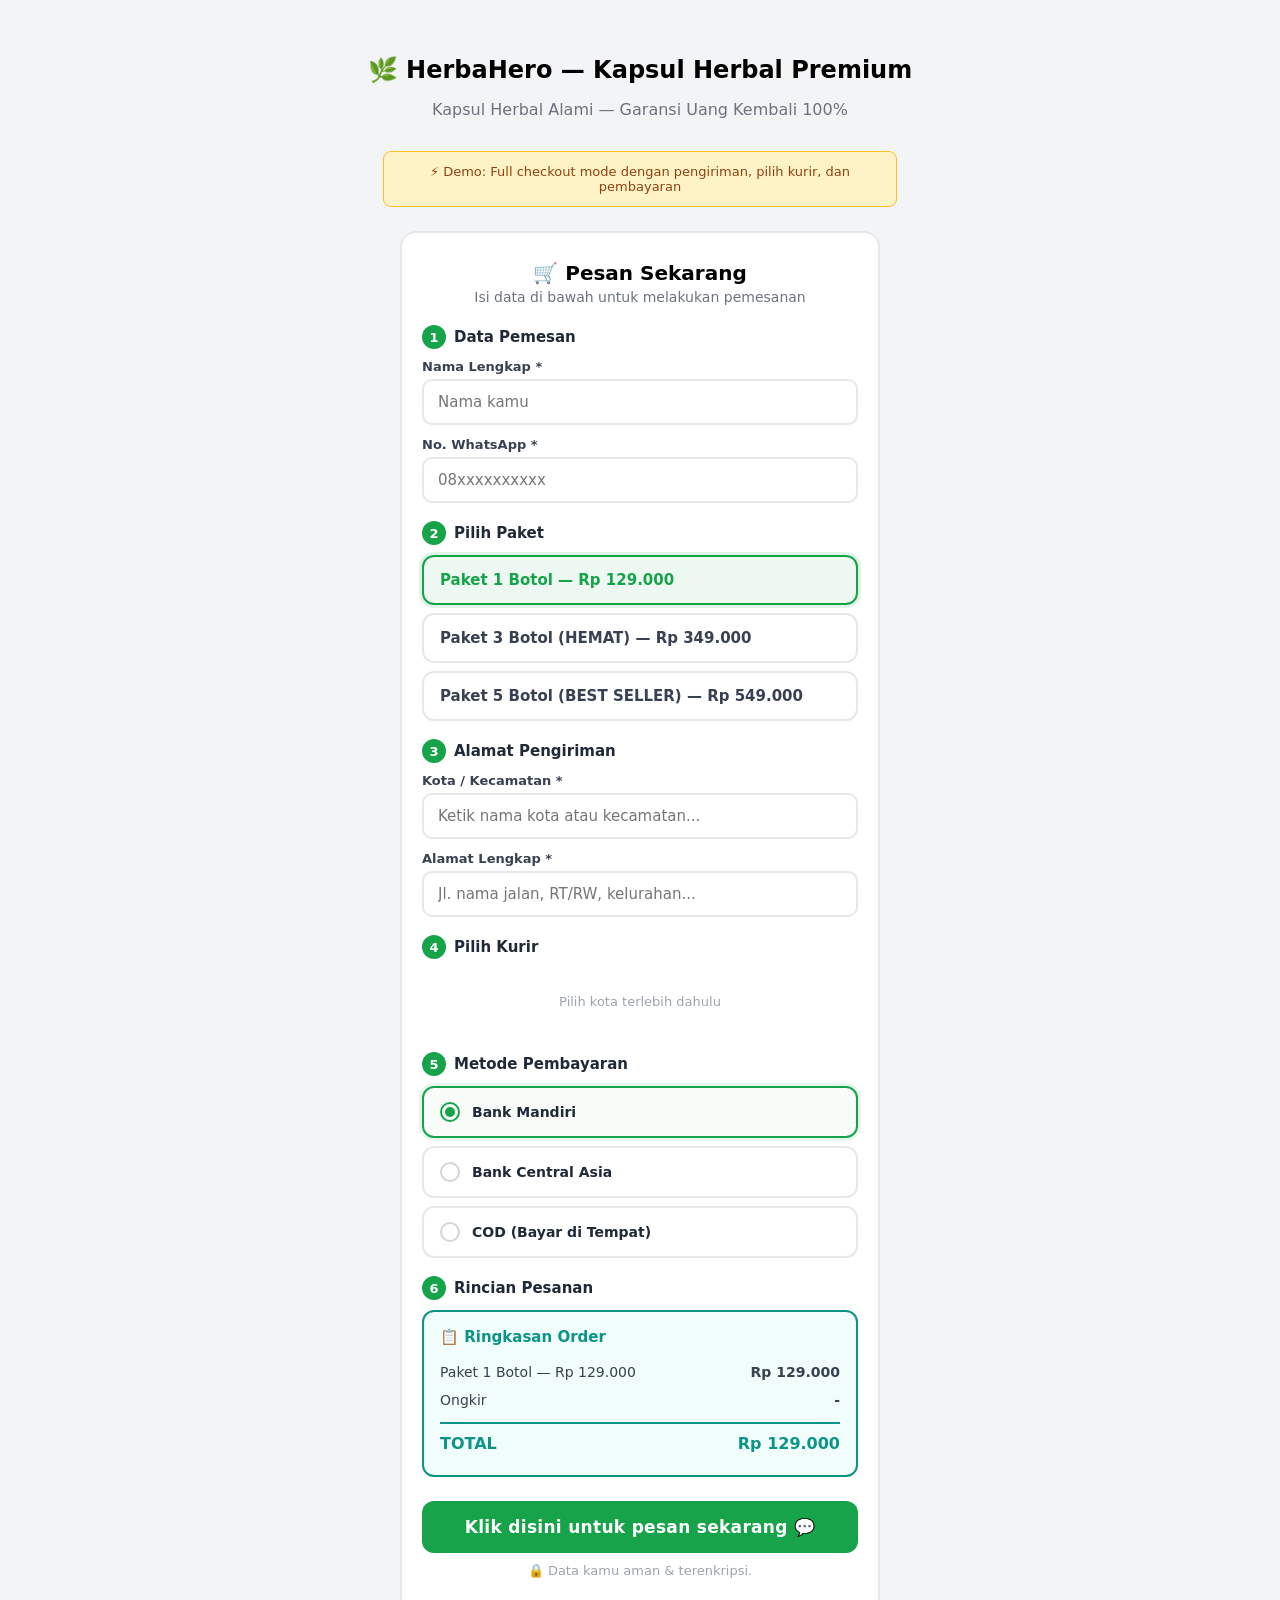
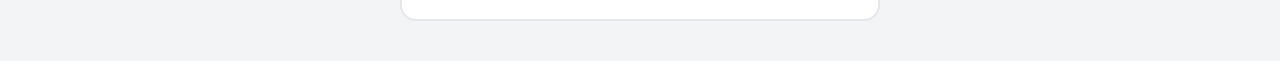
<file: demo-checkout.html>
<!DOCTYPE html>
<html lang="id">
<head>
<meta charset="UTF-8">
<meta name="viewport" content="width=device-width, initial-scale=1.0">
<title>Demo Checkout — Full Mode (Shipping + Payment)</title>
<style>
body { font-family: -apple-system, system-ui, sans-serif; background: #f3f4f6; margin: 0; padding: 40px 16px; }
h1 { text-align: center; font-size: 24px; margin-bottom: 8px; }
p.sub { text-align: center; color: #6b7280; margin-bottom: 32px; }
.demo-note { max-width: 480px; margin: 0 auto 24px; background: #fef3c7; border: 1px solid #fbbf24; border-radius: 8px; padding: 12px 16px; font-size: 13px; color: #92400e; text-align: center; }
</style>
</head>
<body>

<h1>🌿 HerbaHero — Kapsul Herbal Premium</h1>
<p class="sub">Kapsul Herbal Alami — Garansi Uang Kembali 100%</p>

<div class="demo-note">⚡ Demo: Full checkout mode dengan pengiriman, pilih kurir, dan pembayaran</div>

<script>
var CHECKOUT_CONFIG = {
  pixelId: "",
  productName: "HerbaHero Kapsul Premium",
  productPrice: 129000,
  waNumber: "6285270404312",
  packages: [
    "Paket 1 Botol — Rp 129.000",
    "Paket 3 Botol (HEMAT) — Rp 349.000",
    "Paket 5 Botol (BEST SELLER) — Rp 549.000"
  ],
  ctaText: "Klik disini untuk pesan sekarang 💬",
  themeColor: "#16a34a",

  // Full checkout mode (Lincah Apikurir)
  shippingEnabled: true,
  shippingApiUrl: "https://herbahero.kedebik.workers.dev/api/shipping",
  shippingOriginCode: "17714",  // Kramat Jati, Jakarta Timur (RajaOngkir ID)
  shippingWeight: 1,  // kg

  // Kurir yang ditampilkan (default: SAP Logistic saja — 1 kurir = API cepat)
  shippingLogistics: ["SAP Logistic"],
  shippingServices: ["Regular"],

  // Fallback rates — shown instantly if API > 10 detik
  shippingFallbackTimeout: 10000,
  shippingFallbackRates: [
    { name: "SAP Logistic", service: "Regular", price: 12000, etd: "2-3" }
  ],

  paymentMethods: [
    { id: "mandiri", name: "Bank Mandiri", logo: "" },
    { id: "bca", name: "Bank Central Asia", logo: "" },
    { id: "cod", name: "COD (Bayar di Tempat)", logo: "" }
  ]
};
</script>
<div id="cw-form"></div>
<script src="checkout.js"></script>

</body>
</html>
</file>
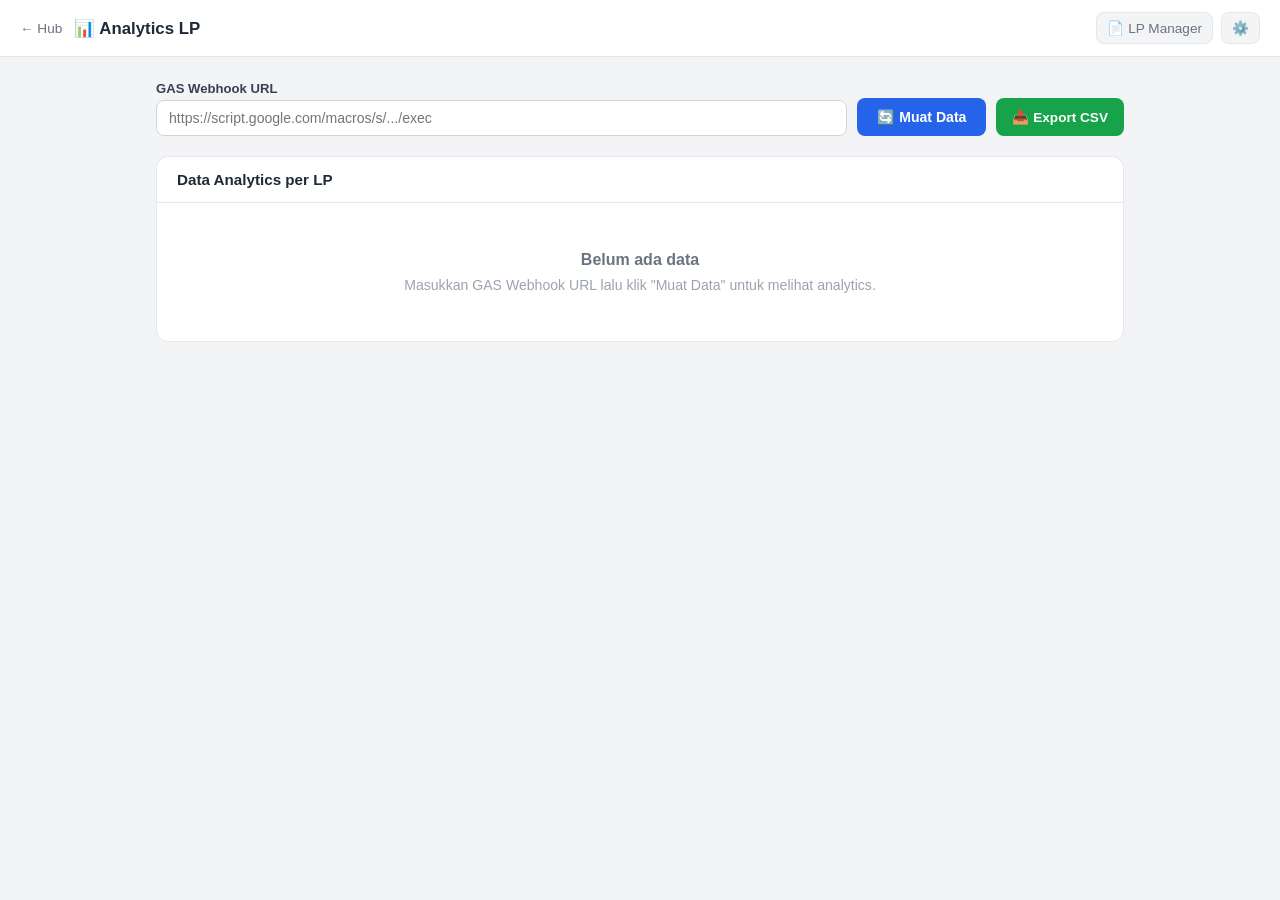
<file: admin/analytics.html>
<!DOCTYPE html>
<html lang="id">
<head>
<meta charset="UTF-8">
<meta name="viewport" content="width=device-width, initial-scale=1.0">
<title>Analytics LP — Herbahero</title>
<style>
*{box-sizing:border-box;margin:0;padding:0}
body{font-family:-apple-system,BlinkMacSystemFont,"Segoe UI",Roboto,sans-serif;background:#f3f4f6;color:#1f2937;min-height:100vh}
.topbar{background:#fff;border-bottom:1px solid #e5e7eb;padding:12px 20px;display:flex;align-items:center;gap:12px;flex-wrap:wrap}
.topbar-left{display:flex;align-items:center;gap:12px;flex:1;min-width:0}
.topbar h1{font-size:1.05rem;font-weight:700;white-space:nowrap}
.back-link{color:#6b7280;text-decoration:none;font-size:.85rem;white-space:nowrap}
.back-link:hover{color:#111}
.topbar-right{display:flex;align-items:center;gap:8px}
.btn-icon{padding:7px 10px;background:#f3f4f6;color:#6b7280;border:1px solid #e5e7eb;border-radius:8px;text-decoration:none;font-size:.85rem;cursor:pointer}
.btn-icon:hover{background:#e5e7eb;color:#374151}
.container{max-width:1000px;margin:24px auto;padding:0 16px}
.card{background:#fff;border-radius:12px;border:1px solid #e5e7eb;overflow:hidden;margin-bottom:20px}
.card-head{padding:14px 20px;border-bottom:1px solid #e5e7eb;display:flex;align-items:center;justify-content:space-between;flex-wrap:wrap;gap:10px}
.card-head h2{font-size:.95rem;font-weight:700}

.load-row{display:flex;gap:10px;margin-bottom:20px;flex-wrap:wrap;align-items:end}
.load-row .fg{flex:1;min-width:250px}
.load-row .fg label{display:block;font-size:.82rem;font-weight:600;color:#374151;margin-bottom:4px}
.load-row .fg input{width:100%;padding:9px 12px;border:1px solid #d1d5db;border-radius:8px;font-size:.88rem}
.load-row .fg input:focus{outline:none;border-color:#2563eb}
.btn-load{padding:9px 20px;background:#2563eb;color:#fff;border:none;border-radius:8px;font-size:.88rem;font-weight:600;cursor:pointer;white-space:nowrap;height:38px}
.btn-load:hover{background:#1d4ed8}
.btn-load:disabled{background:#93c5fd;cursor:not-allowed}
.btn-export{padding:9px 16px;background:#16a34a;color:#fff;border:none;border-radius:8px;font-size:.85rem;font-weight:600;cursor:pointer;white-space:nowrap;height:38px}
.btn-export:hover{background:#15803d}

table{width:100%;border-collapse:collapse}
th{padding:10px 14px;text-align:left;font-size:.78rem;font-weight:600;color:#6b7280;text-transform:uppercase;letter-spacing:.04em;background:#f9fafb;border-bottom:1px solid #e5e7eb}
td{padding:12px 14px;border-bottom:1px solid #f3f4f6;font-size:.88rem;vertical-align:middle}
tr:last-child td{border-bottom:none}
tr:hover td{background:#fafafa}
.slug-link{color:#2563eb;text-decoration:none;font-weight:600}
.slug-link:hover{text-decoration:underline}
.cr-good{color:#16a34a;font-weight:700}
.cr-mid{color:#f59e0b;font-weight:700}
.cr-low{color:#dc2626;font-weight:700}

.empty-state{padding:48px 24px;text-align:center;color:#9ca3af}
.empty-state h3{font-size:1rem;color:#6b7280;margin-bottom:8px}
.empty-state p{font-size:.88rem}
.last-updated{font-size:.78rem;color:#9ca3af;margin-top:12px;text-align:right}

.toast{position:fixed;bottom:20px;right:20px;background:#1f2937;color:#fff;padding:10px 16px;border-radius:8px;font-size:.88rem;z-index:999;display:none;max-width:320px}
.toast.on{display:block}
.toast.ok{background:#16a34a}
.toast.er{background:#dc2626}

@media(max-width:640px){
  th:nth-child(3),td:nth-child(3){display:none}
  .load-row{flex-direction:column}
}
</style>
</head>
<body>

<div class="topbar">
  <div class="topbar-left">
    <a href="../" class="back-link">&larr; Hub</a>
    <h1>📊 Analytics LP</h1>
  </div>
  <div class="topbar-right">
    <a href="/admin/pages.html" class="btn-icon">📄 LP Manager</a>
    <a href="/admin/settings.html" class="btn-icon" title="Settings">⚙️</a>
  </div>
</div>

<div class="container">
  <div class="load-row">
    <div class="fg">
      <label>GAS Webhook URL</label>
      <input type="text" id="gasUrl" placeholder="https://script.google.com/macros/s/.../exec">
    </div>
    <button class="btn-load" id="btnLoad">🔄 Muat Data</button>
    <button class="btn-export" id="btnExport">📥 Export CSV</button>
  </div>

  <div class="card">
    <div class="card-head">
      <h2>Data Analytics per LP</h2>
    </div>
    <div id="tableContainer">
      <div class="empty-state">
        <h3>Belum ada data</h3>
        <p>Masukkan GAS Webhook URL lalu klik "Muat Data" untuk melihat analytics.</p>
      </div>
    </div>
  </div>
  <div class="last-updated" id="lastUpdated"></div>
</div>

<div class="toast" id="toast"></div>

<script>
(function(){
  var gasUrl = document.getElementById('gasUrl');
  var savedUrl = localStorage.getItem('gas_webhook_url') || '';
  if(savedUrl) gasUrl.value = savedUrl;

  var analyticsData = [];

  document.getElementById('btnLoad').addEventListener('click', loadData);
  document.getElementById('btnExport').addEventListener('click', exportCSV);

  function loadData(){
    var url = gasUrl.value.trim();
    if(!url){ showToast('❌ Masukkan GAS Webhook URL dulu.','er'); return; }
    localStorage.setItem('gas_webhook_url', url);

    var btn = document.getElementById('btnLoad');
    btn.disabled = true; btn.textContent = '⏳ Memuat...';
    var container = document.getElementById('tableContainer');
    container.innerHTML = '<div style="padding:24px;text-align:center;color:#9ca3af">⏳ Memuat data analytics...</div>';

    fetch(url+'?action=analytics_data')
    .then(function(r){ return r.json(); })
    .then(function(d){
      analyticsData = (d.data || []).sort(function(a,b){ return b.views - a.views; });
      renderTable(analyticsData);
      document.getElementById('lastUpdated').textContent = 'Terakhir dimuat: '+new Date().toLocaleString('id-ID');
    })
    .catch(function(err){
      container.innerHTML = '<div style="padding:24px;text-align:center;color:#dc2626">❌ Gagal memuat: '+err.message+'</div>';
    })
    .finally(function(){
      btn.disabled = false; btn.textContent = '🔄 Muat Data';
    });
  }

  function renderTable(data){
    var container = document.getElementById('tableContainer');
    if(!data.length){
      container.innerHTML = '<div class="empty-state"><h3>Belum ada data</h3><p>Belum ada event analytics yang tercatat di spreadsheet.</p></div>';
      return;
    }

    var owner = localStorage.getItem('gh_owner')||'kedebuk';
    var repo = localStorage.getItem('gh_repo')||'herbahero';

    var h = '<table><thead><tr><th>Slug LP</th><th>Views</th><th>CTA Clicks</th><th>Form Submissions</th><th>Conversion Rate</th></tr></thead><tbody>';
    data.forEach(function(row){
      var cr = row.views>0 ? (row.form_submissions/row.views*100) : 0;
      var crClass = cr>=10?'cr-good':cr>=5?'cr-mid':'cr-low';
      var lpUrl = 'https://'+owner+'.github.io/'+repo+'/'+row.slug;
      h += '<tr>'
        +'<td><a class="slug-link" href="'+esc(lpUrl)+'" target="_blank" rel="noopener">'+esc(row.slug)+' ↗</a></td>'
        +'<td>'+row.views+'</td>'
        +'<td>'+row.cta_clicks+'</td>'
        +'<td>'+row.form_submissions+'</td>'
        +'<td><span class="'+crClass+'">'+cr.toFixed(1)+'%</span></td>'
        +'</tr>';
    });
    h += '</tbody></table>';
    container.innerHTML = h;
  }

  function exportCSV(){
    if(!analyticsData.length){ showToast('❌ Tidak ada data untuk di-export.','er'); return; }
    var csv = 'Slug,Views,CTA Clicks,Form Submissions,Conversion Rate (%)\n';
    analyticsData.forEach(function(row){
      var cr = row.views>0 ? (row.form_submissions/row.views*100).toFixed(1) : '0.0';
      csv += '"'+row.slug+'",'+row.views+','+row.cta_clicks+','+row.form_submissions+','+cr+'\n';
    });
    var blob = new Blob([csv], {type:'text/csv;charset=utf-8;'});
    var link = document.createElement('a');
    link.href = URL.createObjectURL(blob);
    link.download = 'analytics_'+new Date().toISOString().slice(0,10)+'.csv';
    link.click();
    showToast('✅ CSV berhasil di-download!','ok');
  }

  function showToast(msg, type){
    var t = document.getElementById('toast');
    t.textContent = msg;
    t.className = 'toast on'+(type?' '+type:'');
    clearTimeout(showToast._t);
    showToast._t = setTimeout(function(){ t.className='toast'; }, 4000);
  }

  function esc(s){ return (s||'').replace(/&/g,'&amp;').replace(/</g,'&lt;').replace(/>/g,'&gt;').replace(/"/g,'&quot;'); }
})();
</script>
</body>
</html>
</file>
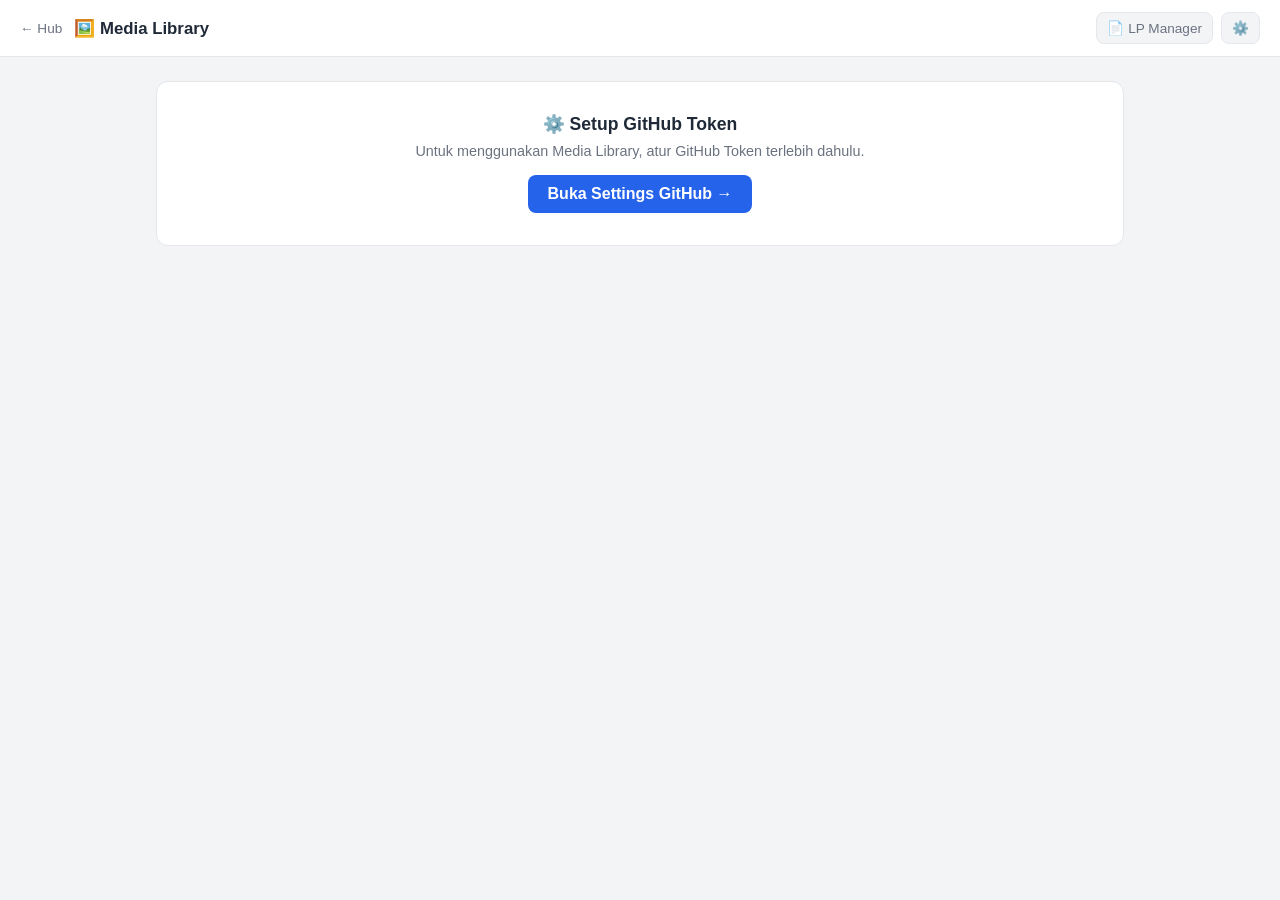
<file: admin/media.html>
<!DOCTYPE html>
<html lang="id">
<head>
<meta charset="UTF-8">
<meta name="viewport" content="width=device-width, initial-scale=1.0">
<title>Media Library — Herbahero</title>
<style>
*{box-sizing:border-box;margin:0;padding:0}
body{font-family:-apple-system,BlinkMacSystemFont,"Segoe UI",Roboto,sans-serif;background:#f3f4f6;color:#1f2937;min-height:100vh}
.topbar{background:#fff;border-bottom:1px solid #e5e7eb;padding:12px 20px;display:flex;align-items:center;gap:12px;flex-wrap:wrap}
.topbar-left{display:flex;align-items:center;gap:12px;flex:1;min-width:0}
.topbar h1{font-size:1.05rem;font-weight:700;white-space:nowrap}
.back-link{color:#6b7280;text-decoration:none;font-size:.85rem;white-space:nowrap}
.back-link:hover{color:#111}
.topbar-right{display:flex;align-items:center;gap:8px}
.btn-new{padding:8px 16px;background:#2563eb;color:#fff;border:none;border-radius:8px;font-size:.88rem;font-weight:600;cursor:pointer;text-decoration:none;white-space:nowrap}
.btn-new:hover{background:#1d4ed8}
.btn-icon{padding:7px 10px;background:#f3f4f6;color:#6b7280;border:1px solid #e5e7eb;border-radius:8px;text-decoration:none;font-size:.85rem;cursor:pointer}
.btn-icon:hover{background:#e5e7eb;color:#374151}
.container{max-width:1000px;margin:24px auto;padding:0 16px}
.no-token{background:#fff;border-radius:12px;border:1px solid #e5e7eb;padding:32px;text-align:center}
.no-token h2{font-size:1.1rem;margin-bottom:8px}
.no-token p{color:#6b7280;font-size:.9rem;margin-bottom:16px}
.no-token a{display:inline-block;padding:10px 20px;background:#2563eb;color:#fff;border-radius:8px;text-decoration:none;font-weight:600}
.card{background:#fff;border-radius:12px;border:1px solid #e5e7eb;overflow:hidden;margin-bottom:20px}
.card-head{padding:14px 20px;border-bottom:1px solid #e5e7eb;display:flex;align-items:center;justify-content:space-between;flex-wrap:wrap;gap:10px}
.card-head h2{font-size:.95rem;font-weight:700}
.search-bar{padding:8px 12px;border:1px solid #d1d5db;border-radius:7px;font-size:.88rem;width:220px}
.search-bar:focus{outline:none;border-color:#2563eb}

/* Upload zone */
.upload-zone{border:2px dashed #d1d5db;border-radius:12px;padding:40px 20px;text-align:center;cursor:pointer;transition:border-color .2s,background .2s;background:#fafafa;position:relative;margin-bottom:20px}
.upload-zone:hover,.upload-zone.over{border-color:#2563eb;background:#eff6ff}
.upload-zone input[type=file]{position:absolute;inset:0;opacity:0;cursor:pointer;width:100%;height:100%}
.upload-zone .uz-icon{font-size:2.5rem}
.upload-zone .uz-text{font-size:.9rem;color:#6b7280;margin-top:8px}
.upload-zone .uz-text strong{color:#2563eb}
.upload-progress{display:none;margin-bottom:20px;background:#fff;border:1px solid #e5e7eb;border-radius:10px;padding:14px 18px}
.upload-progress .prog-bar{height:6px;background:#e5e7eb;border-radius:3px;overflow:hidden;margin-top:8px}
.upload-progress .prog-fill{height:100%;background:#2563eb;border-radius:3px;width:0%;transition:width .3s}
.upload-progress .prog-text{font-size:.85rem;color:#6b7280}

/* Gallery grid */
.gallery{display:grid;grid-template-columns:repeat(auto-fill,minmax(180px,1fr));gap:14px;padding:16px 20px}
.gallery-item{position:relative;border:1px solid #e5e7eb;border-radius:10px;overflow:hidden;background:#fff;transition:box-shadow .2s}
.gallery-item:hover{box-shadow:0 4px 12px rgba(0,0,0,.1)}
.gallery-item img{width:100%;height:140px;object-fit:cover;display:block}
.gallery-item .item-info{padding:8px 10px}
.gallery-item .item-name{font-size:.78rem;color:#374151;font-weight:600;overflow:hidden;text-overflow:ellipsis;white-space:nowrap}
.gallery-item .item-actions{display:flex;gap:4px;margin-top:6px}
.gallery-item .item-actions button{flex:1;padding:5px;border-radius:5px;font-size:.72rem;font-weight:600;cursor:pointer;border:1px solid}
.btn-copy-url{background:#eff6ff;color:#2563eb;border-color:#bfdbfe}
.btn-copy-url:hover{background:#dbeafe}
.btn-del{background:#fff;color:#dc2626;border-color:#fca5a5}
.btn-del:hover{background:#fee2e2}

.empty-state{padding:48px 24px;text-align:center;color:#9ca3af}
.empty-state .es-icon{font-size:3rem;margin-bottom:12px}
.empty-state h3{font-size:1rem;color:#6b7280;margin-bottom:8px}
.empty-state p{font-size:.88rem}

.toast{position:fixed;bottom:20px;right:20px;background:#1f2937;color:#fff;padding:10px 16px;border-radius:8px;font-size:.88rem;z-index:999;display:none;max-width:320px}
.toast.on{display:block}
.toast.ok{background:#16a34a}
.toast.er{background:#dc2626}

.skeleton{background:linear-gradient(90deg,#f3f4f6 25%,#e5e7eb 50%,#f3f4f6 75%);background-size:200% 100%;animation:shimmer 1.5s infinite;border-radius:6px}
@keyframes shimmer{0%{background-position:200% 0}100%{background-position:-200% 0}}

@media(max-width:640px){
  .gallery{grid-template-columns:repeat(auto-fill,minmax(140px,1fr));gap:10px;padding:12px}
  .search-bar{width:140px}
}
</style>
</head>
<body>

<div class="topbar">
  <div class="topbar-left">
    <a href="../" class="back-link">&larr; Hub</a>
    <h1>🖼️ Media Library</h1>
  </div>
  <div class="topbar-right">
    <a href="/admin/pages.html" class="btn-icon">📄 LP Manager</a>
    <a href="/admin/settings.html" class="btn-icon" title="Settings">⚙️</a>
  </div>
</div>

<div class="container" id="appContainer">
  <!-- Upload Zone -->
  <label class="upload-zone" id="uploadZone">
    <div class="uz-icon">📤</div>
    <div class="uz-text">Drag &amp; drop gambar atau <strong>klik di sini</strong> untuk upload<br><small style="color:#9ca3af">Hanya file gambar (JPG, PNG, GIF, WebP)</small></div>
    <input type="file" id="fileInput" accept="image/*" multiple>
  </label>

  <div class="upload-progress" id="uploadProgress">
    <div class="prog-text" id="progText">Uploading...</div>
    <div class="prog-bar"><div class="prog-fill" id="progFill"></div></div>
  </div>

  <!-- Gallery -->
  <div class="card">
    <div class="card-head">
      <h2>Galeri Media</h2>
      <input class="search-bar" id="searchBox" placeholder="🔍 Cari file..." oninput="filterMedia(this.value)">
    </div>
    <div id="galleryContainer">
      <div class="empty-state" id="emptyState">
        <div class="es-icon">🖼️</div>
        <h3>Belum ada media</h3>
        <p>Upload gambar pertamamu menggunakan area di atas.</p>
      </div>
    </div>
  </div>
</div>

<div class="toast" id="toast"></div>

<script>
(function(){
  var ST = { TOKEN:'gh_token', OWNER:'gh_owner', REPO:'gh_repo' };
  var allMedia = [];

  if(!localStorage.getItem(ST.TOKEN)){
    document.getElementById('appContainer').innerHTML =
      '<div class="no-token"><h2>⚙️ Setup GitHub Token</h2>'
      +'<p>Untuk menggunakan Media Library, atur GitHub Token terlebih dahulu.</p>'
      +'<a href="/admin/settings.html">Buka Settings GitHub →</a></div>';
    return;
  }

  function ghHeaders(){
    return {
      'Authorization':'Bearer '+(localStorage.getItem(ST.TOKEN)||''),
      'Accept':'application/vnd.github+json',
      'Content-Type':'application/json'
    };
  }
  function owner(){ return localStorage.getItem(ST.OWNER)||'kedebuk'; }
  function repo(){ return localStorage.getItem(ST.REPO)||'herbahero'; }
  function ghBase(){ return 'https://api.github.com/repos/'+owner()+'/'+repo()+'/contents/'; }
  function rawUrl(filename){ return 'https://raw.githubusercontent.com/'+owner()+'/'+repo()+'/main/media/'+filename; }

  /* Load gallery */
  loadMedia();

  function loadMedia(){
    var gc = document.getElementById('galleryContainer');
    gc.innerHTML = '<div style="padding:24px;text-align:center;color:#9ca3af">⏳ Memuat media...</div>';

    fetch(ghBase()+'media/', {headers:ghHeaders()})
    .then(function(r){
      if(r.status===404) return [];
      if(!r.ok) throw new Error('HTTP '+r.status);
      return r.json();
    })
    .then(function(files){
      if(!Array.isArray(files)) files = [];
      allMedia = files.filter(function(f){ return f.type==='file'; });
      renderGallery(allMedia);
    })
    .catch(function(err){
      gc.innerHTML = '<div style="padding:24px;text-align:center;color:#dc2626">❌ Gagal memuat: '+err.message+'</div>';
    });
  }

  function renderGallery(items){
    var gc = document.getElementById('galleryContainer');
    if(!items.length){
      gc.innerHTML = '<div class="empty-state"><div class="es-icon">🖼️</div>'
        +'<h3>Belum ada media</h3><p>Upload gambar pertamamu menggunakan area di atas.</p></div>';
      return;
    }
    var h = '<div class="gallery">';
    items.forEach(function(f){
      var url = rawUrl(f.name);
      h += '<div class="gallery-item" data-name="'+esc(f.name)+'">'
        +'<img src="'+esc(url)+'" alt="'+esc(f.name)+'" loading="lazy">'
        +'<div class="item-info">'
        +'<div class="item-name" title="'+esc(f.name)+'">'+esc(f.name)+'</div>'
        +'<div class="item-actions">'
        +'<button class="btn-copy-url" onclick="copyMediaUrl(\''+esc(url)+'\')">📋 Copy URL</button>'
        +'<button class="btn-del" onclick="deleteMedia(\''+esc(f.name)+'\',\''+esc(f.sha)+'\')">🗑 Hapus</button>'
        +'</div></div></div>';
    });
    h += '</div>';
    gc.innerHTML = h;
  }

  /* Upload */
  var uploadZone = document.getElementById('uploadZone');
  var fileInput = document.getElementById('fileInput');

  uploadZone.addEventListener('dragover', function(e){ e.preventDefault(); uploadZone.classList.add('over'); });
  uploadZone.addEventListener('dragleave', function(){ uploadZone.classList.remove('over'); });
  uploadZone.addEventListener('drop', function(e){
    e.preventDefault();
    uploadZone.classList.remove('over');
    var files = e.dataTransfer.files;
    if(files.length) uploadFiles(files);
  });
  fileInput.addEventListener('change', function(){
    if(this.files.length) uploadFiles(this.files);
    this.value = '';
  });

  function uploadFiles(fileList){
    var files = [];
    for(var i=0;i<fileList.length;i++){
      if(fileList[i].type.startsWith('image/')) files.push(fileList[i]);
    }
    if(!files.length){ showToast('❌ Hanya file gambar yang diterima.','er'); return; }

    var prog = document.getElementById('uploadProgress');
    var progText = document.getElementById('progText');
    var progFill = document.getElementById('progFill');
    prog.style.display = 'block';
    var done = 0;

    function uploadNext(){
      if(done>=files.length){
        prog.style.display = 'none';
        progFill.style.width = '0%';
        showToast('✅ '+done+' file berhasil diupload!','ok');
        loadMedia();
        return;
      }
      var file = files[done];
      progText.textContent = 'Uploading '+(done+1)+'/'+files.length+': '+file.name;
      progFill.style.width = Math.round((done/files.length)*100)+'%';

      var reader = new FileReader();
      reader.onload = function(e){
        var base64 = e.target.result.split(',')[1];
        var path = 'media/'+file.name;

        // Get existing SHA first
        fetch(ghBase()+path, {headers:ghHeaders()})
        .then(function(r){ return r.ok ? r.json() : {sha:null}; })
        .then(function(d){
          var body = { message:'Upload media: '+file.name, content:base64 };
          if(d.sha) body.sha = d.sha;
          return fetch(ghBase()+path, { method:'PUT', headers:ghHeaders(), body:JSON.stringify(body) });
        })
        .then(function(r){
          if(!r.ok) return r.json().then(function(e){ throw new Error(e.message||r.status); });
          done++;
          progFill.style.width = Math.round((done/files.length)*100)+'%';
          uploadNext();
        })
        .catch(function(err){
          showToast('❌ Gagal upload '+file.name+': '+err.message,'er');
          done++;
          uploadNext();
        });
      };
      reader.readAsDataURL(file);
    }
    uploadNext();
  }

  /* Delete */
  window.deleteMedia = function(name, sha){
    if(!confirm('Hapus "'+name+'"? Tidak bisa di-undo.')) return;
    showToast('⏳ Menghapus '+name+'...','');
    fetch(ghBase()+'media/'+name, {
      method:'DELETE',
      headers:ghHeaders(),
      body:JSON.stringify({ message:'Delete media: '+name, sha:sha })
    })
    .then(function(r){
      if(!r.ok) return r.json().then(function(e){ throw new Error(e.message||r.status); });
      showToast('✅ '+name+' berhasil dihapus.','ok');
      allMedia = allMedia.filter(function(f){ return f.name!==name; });
      renderGallery(allMedia);
    })
    .catch(function(err){
      showToast('❌ Gagal hapus: '+err.message,'er');
    });
  };

  /* Copy URL */
  window.copyMediaUrl = function(url){
    if(navigator.clipboard&&navigator.clipboard.writeText){
      navigator.clipboard.writeText(url).then(function(){
        showToast('✅ URL berhasil di-copy!','ok');
      }).catch(function(){ fallbackCopy(url); });
    } else { fallbackCopy(url); }
  };

  function fallbackCopy(url){
    var inp = document.createElement('input');
    inp.value = url; inp.style.position='fixed'; inp.style.opacity='0';
    document.body.appendChild(inp); inp.select();
    document.execCommand('copy'); document.body.removeChild(inp);
    showToast('✅ URL berhasil di-copy!','ok');
  }

  /* Search */
  window.filterMedia = function(q){
    var term = q.toLowerCase();
    var filtered = allMedia.filter(function(f){ return f.name.toLowerCase().indexOf(term)>-1; });
    renderGallery(filtered);
  };

  /* Toast */
  function showToast(msg, type){
    var t = document.getElementById('toast');
    t.textContent = msg;
    t.className = 'toast on'+(type?' '+type:'');
    clearTimeout(showToast._t);
    showToast._t = setTimeout(function(){ t.className='toast'; }, 4000);
  }

  function esc(s){ return (s||'').replace(/&/g,'&amp;').replace(/</g,'&lt;').replace(/>/g,'&gt;').replace(/"/g,'&quot;').replace(/'/g,'&#39;'); }
})();
</script>
</body>
</html>
</file>
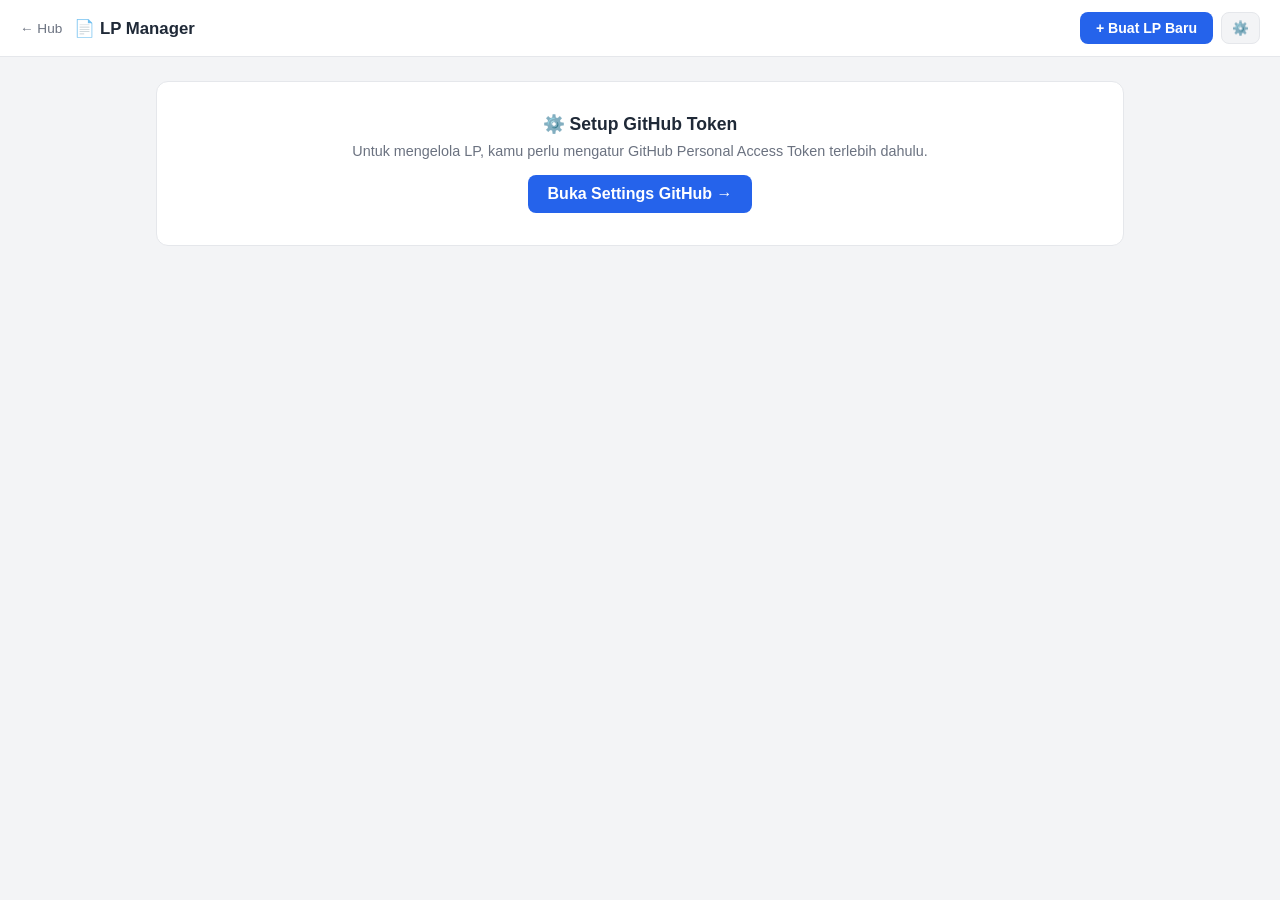
<file: admin/pages.html>
<!DOCTYPE html>
<html lang="id">
<head>
<meta charset="UTF-8">
<meta name="viewport" content="width=device-width, initial-scale=1.0">
<title>LP Manager — Herbahero</title>
<style>
*{box-sizing:border-box;margin:0;padding:0}
body{font-family:-apple-system,BlinkMacSystemFont,"Segoe UI",Roboto,sans-serif;background:#f3f4f6;color:#1f2937;min-height:100vh}
.topbar{background:#fff;border-bottom:1px solid #e5e7eb;padding:12px 20px;display:flex;align-items:center;gap:12px;flex-wrap:wrap}
.topbar-left{display:flex;align-items:center;gap:12px;flex:1;min-width:0}
.topbar h1{font-size:1.05rem;font-weight:700;white-space:nowrap}
.back-link{color:#6b7280;text-decoration:none;font-size:.85rem;white-space:nowrap}
.back-link:hover{color:#111}
.topbar-right{display:flex;align-items:center;gap:8px}
.btn-new{padding:8px 16px;background:#2563eb;color:#fff;border:none;border-radius:8px;font-size:.88rem;font-weight:600;cursor:pointer;text-decoration:none;white-space:nowrap}
.btn-new:hover{background:#1d4ed8}
.btn-icon{padding:7px 10px;background:#f3f4f6;color:#6b7280;border:1px solid #e5e7eb;border-radius:8px;text-decoration:none;font-size:.85rem;cursor:pointer}
.btn-icon:hover{background:#e5e7eb;color:#374151}
.container{max-width:1000px;margin:24px auto;padding:0 16px}
.no-token{background:#fff;border-radius:12px;border:1px solid #e5e7eb;padding:32px;text-align:center}
.no-token h2{font-size:1.1rem;margin-bottom:8px}
.no-token p{color:#6b7280;font-size:.9rem;margin-bottom:16px}
.no-token a{display:inline-block;padding:10px 20px;background:#2563eb;color:#fff;border-radius:8px;text-decoration:none;font-weight:600}
.stats-row{display:flex;gap:12px;margin-bottom:20px;flex-wrap:wrap}
.stat-card{background:#fff;border-radius:10px;border:1px solid #e5e7eb;padding:14px 18px;flex:1;min-width:120px}
.stat-card .num{font-size:1.6rem;font-weight:800;color:#1f2937}
.stat-card .lbl{font-size:.78rem;color:#6b7280;margin-top:2px}
.card{background:#fff;border-radius:12px;border:1px solid #e5e7eb;overflow:hidden}
.card-head{padding:14px 20px;border-bottom:1px solid #e5e7eb;display:flex;align-items:center;justify-content:space-between}
.card-head h2{font-size:.95rem;font-weight:700}
.search-bar{padding:8px 12px;border:1px solid #d1d5db;border-radius:7px;font-size:.88rem;width:220px}
.search-bar:focus{outline:none;border-color:#2563eb}
table{width:100%;border-collapse:collapse}
th{padding:10px 14px;text-align:left;font-size:.78rem;font-weight:600;color:#6b7280;text-transform:uppercase;letter-spacing:.04em;background:#f9fafb;border-bottom:1px solid #e5e7eb}
td{padding:12px 14px;border-bottom:1px solid #f3f4f6;font-size:.88rem;vertical-align:middle}
tr:last-child td{border-bottom:none}
tr:hover td{background:#fafafa}
.lp-name{font-weight:600;color:#1f2937}
.lp-slug{color:#6b7280;font-size:.8rem;margin-top:2px}
.badge{display:inline-flex;align-items:center;gap:4px;padding:3px 9px;border-radius:20px;font-size:.76rem;font-weight:600;white-space:nowrap}
.badge.published{background:#dcfce7;color:#16a34a}
.badge.draft{background:#f3f4f6;color:#6b7280}
.url-link{color:#2563eb;text-decoration:none;font-size:.83rem;display:flex;align-items:center;gap:4px}
.url-link:hover{text-decoration:underline}
.actions{display:flex;gap:6px;flex-wrap:nowrap}
.btn-act{padding:5px 11px;border-radius:6px;font-size:.79rem;font-weight:600;cursor:pointer;border:1px solid;text-decoration:none;white-space:nowrap}
.btn-edit{background:#eff6ff;color:#2563eb;border-color:#bfdbfe}
.btn-edit:hover{background:#dbeafe}
.btn-view{background:#f0fdf4;color:#16a34a;border-color:#bbf7d0}
.btn-view:hover{background:#dcfce7}
.btn-copy{background:#fefce8;color:#a16207;border-color:#fde68a}
.btn-copy:hover{background:#fef9c3}
.btn-del{background:#fff;color:#dc2626;border-color:#fca5a5}
.btn-del:hover{background:#fee2e2}
.btn-del:disabled{opacity:.4;cursor:not-allowed}
.empty-state{padding:48px 24px;text-align:center;color:#9ca3af}
.empty-state h3{font-size:1rem;color:#6b7280;margin-bottom:8px}
.empty-state p{font-size:.88rem;margin-bottom:20px}
.empty-state a{color:#2563eb;text-decoration:none;font-weight:600}
.loading-row td{text-align:center;color:#9ca3af;padding:32px}
.toast{position:fixed;bottom:20px;right:20px;background:#1f2937;color:#fff;padding:10px 16px;border-radius:8px;font-size:.88rem;z-index:999;display:none;max-width:320px}
.toast.on{display:block}
.toast.ok{background:#16a34a}
.toast.er{background:#dc2626}
/* Skeleton loading */
.skeleton{background:linear-gradient(90deg,#f3f4f6 25%,#e5e7eb 50%,#f3f4f6 75%);background-size:200% 100%;animation:shimmer 1.5s infinite;border-radius:6px}
@keyframes shimmer{0%{background-position:200% 0}100%{background-position:-200% 0}}
.skel-row{display:flex;gap:16px;padding:16px 14px;border-bottom:1px solid #f3f4f6;align-items:center}
.skel-bar{height:14px;border-radius:4px}
@media(max-width:640px){
  .stats-row{display:none}
  th:nth-child(3),td:nth-child(3),th:nth-child(4),td:nth-child(4){display:none}
  .search-bar{width:140px}
}
</style>
</head>
<body>

<div class="topbar">
  <div class="topbar-left">
    <a href="../" class="back-link">&larr; Hub</a>
    <h1>📄 LP Manager</h1>
  </div>
  <div class="topbar-right">
    <a href="/builder/" class="btn-new">+ Buat LP Baru</a>
    <a href="/admin/settings.html" class="btn-icon" title="Settings GitHub">⚙️</a>
  </div>
</div>

<div class="container" id="appContainer">
  <!-- populated by JS -->
</div>

<div class="toast" id="toast"></div>

<script>
(function () {
  var ST = { TOKEN: 'gh_token', OWNER: 'gh_owner', REPO: 'gh_repo' };
  var container = document.getElementById('appContainer');
  var allLPs    = [];

  function ghHeaders() {
    return {
      'Authorization': 'Bearer ' + (localStorage.getItem(ST.TOKEN) || ''),
      'Accept': 'application/vnd.github+json'
    };
  }
  function ghBase() {
    return 'https://api.github.com/repos/' + owner() + '/' + repo() + '/contents/';
  }
  function owner() { return localStorage.getItem(ST.OWNER) || 'kedebuk'; }
  function repo()  { return localStorage.getItem(ST.REPO)  || 'herbahero'; }

  /* ── Boot ── */
  if (!localStorage.getItem(ST.TOKEN)) {
    renderNoToken();
    return;
  }
  loadLPs();

  /* ── Load LPs from GitHub _lps/ directory ── */
  function loadLPs() {
    container.innerHTML = renderSkeleton();
    fetch(ghBase() + '_lps/', { headers: ghHeaders() })
      .then(function (r) {
        if (r.status === 404) return [];  /* _lps/ folder doesn't exist yet */
        if (!r.ok) throw new Error('HTTP ' + r.status);
        return r.json();
      })
      .then(function (files) {
        if (!Array.isArray(files)) files = [];
        var jsonFiles = files.filter(function (f) { return f.name.endsWith('.json'); });
        if (!jsonFiles.length) { allLPs = []; render([]); return; }

        /* Fetch each config file */
        return Promise.all(jsonFiles.map(function (f) {
          return fetch(f.download_url)
            .then(function (r) { return r.json(); })
            .then(function (cfg) { cfg._sha = f.sha; return cfg; })
            .catch(function () { return null; });
        }));
      })
      .then(function (lps) {
        allLPs = (lps || []).filter(Boolean).sort(function (a, b) {
          return (b.updatedAt || '') > (a.updatedAt || '') ? 1 : -1;
        });
        render(allLPs);
      })
      .catch(function (err) {
        container.innerHTML = '<div class="no-token"><h2>❌ Gagal memuat LP</h2>'
          + '<p>' + err.message + '</p>'
          + '<a href="/admin/settings.html">Cek Settings GitHub →</a></div>';
      });
  }

  /* ── Render ── */
  function render(lps) {
    var published = lps.filter(function (lp) { return lp.status === 'published'; }).length;
    var html = '<div class="stats-row">'
      + statCard(lps.length, 'Total LP')
      + statCard(published, 'Published')
      + statCard(lps.length - published, 'Draft')
      + '</div>'
      + '<div class="card">'
      + '<div class="card-head"><h2>Daftar Landing Page</h2>'
      + '<input class="search-bar" id="searchBox" placeholder="🔍 Cari LP..." oninput="filterLPs(this.value)">'
      + '</div>';

    if (!lps.length) {
      html += '<div class="empty-state">'
        + '<div style="font-size:2.5rem;margin-bottom:12px">📄</div>'
        + '<h3>Belum ada LP</h3>'
        + '<p>Buat landing page pertama kamu dan publish langsung ke website.</p>'
        + '<a href="/builder/">+ Buat LP Baru →</a>'
        + '</div></div>';
    } else {
      html += '<table><thead><tr>'
        + '<th>Nama LP</th><th>URL</th><th>Status</th><th>Diupdate</th><th>Aksi</th>'
        + '</tr></thead><tbody id="lpTableBody">'
        + lps.map(rowHTML).join('')
        + '</tbody></table></div>';
    }
    container.innerHTML = html;
  }

  function rowHTML(lp) {
    var o = owner(), r = repo();
    var liveUrl = 'https://' + o + '.github.io/' + r + '/' + lp.slug;
    var customDomain = 'herbahero.my.id';
    var prettyUrl = 'https://' + customDomain + '/' + lp.slug;
    var isPublished = lp.status === 'published';
    var updated = lp.updatedAt ? new Date(lp.updatedAt).toLocaleDateString('id-ID',{day:'2-digit',month:'short',year:'numeric'}) : '-';

    return '<tr data-slug="' + esc(lp.slug) + '" data-name="' + esc(lp.name) + '">'
      + '<td><div class="lp-name">' + esc(lp.name) + '</div>'
      + '<div class="lp-slug">/' + esc(lp.slug) + '</div></td>'
      + '<td><a class="url-link" href="' + prettyUrl + '" target="_blank" rel="noopener">'
      + esc(customDomain + '/' + lp.slug) + ' ↗</a>'
      + (lp.cfDomain ? '<br><a class="url-link" href="https://' + esc(lp.cfDomain) + '" target="_blank" rel="noopener" style="margin-top:3px">☁️ ' + esc(lp.cfDomain) + ' ↗</a>' : '')
      + '</td>'
      + '<td>' + (isPublished
          ? '<span class="badge published">✅ Published</span>'
          : '<span class="badge draft">⬜ Draft</span>')
      + '</td>'
      + '<td>' + updated + '</td>'
      + '<td class="actions">'
      + '<a class="btn-act btn-edit" href="/builder/?slug=' + esc(lp.slug) + '">✏️ Edit</a>'
      + '<a class="btn-act btn-view" href="' + prettyUrl + '" target="_blank" rel="noopener">👁 Lihat</a>'
      + '<button class="btn-act btn-copy" onclick="copyUrl(\'' + esc(prettyUrl) + '\')" title="Copy URL">📋 Copy</button>'
      + '<button class="btn-act btn-del" onclick="deleteLp(\'' + esc(lp.slug) + '\',\'' + esc(lp.name) + '\')" title="Hapus LP">🗑</button>'
      + '</td></tr>';
  }

  function statCard(num, label) {
    return '<div class="stat-card"><div class="num">' + num + '</div><div class="lbl">' + label + '</div></div>';
  }

  function renderSkeleton() {
    var rows = '';
    for (var i = 0; i < 4; i++) {
      var w1 = [60, 45, 70, 55][i];
      var w2 = [40, 55, 35, 50][i];
      rows += '<div class="skel-row">'
        + '<div class="skeleton skel-bar" style="width:' + w1 + '%;height:14px"></div>'
        + '<div class="skeleton skel-bar" style="width:' + w2 + '%;height:12px"></div>'
        + '<div class="skeleton skel-bar" style="width:60px;height:22px;border-radius:12px"></div>'
        + '</div>';
    }
    return '<div class="stats-row">'
      + '<div class="stat-card"><div class="skeleton skel-bar" style="width:40px;height:28px;margin-bottom:6px"></div><div class="skeleton skel-bar" style="width:60px;height:12px"></div></div>'
      + '<div class="stat-card"><div class="skeleton skel-bar" style="width:40px;height:28px;margin-bottom:6px"></div><div class="skeleton skel-bar" style="width:60px;height:12px"></div></div>'
      + '<div class="stat-card"><div class="skeleton skel-bar" style="width:40px;height:28px;margin-bottom:6px"></div><div class="skeleton skel-bar" style="width:60px;height:12px"></div></div>'
      + '</div>'
      + '<div class="card"><div class="card-head"><h2>Daftar Landing Page</h2></div>' + rows + '</div>';
  }

  function renderNoToken() {
    container.innerHTML = '<div class="no-token">'
      + '<h2>⚙️ Setup GitHub Token</h2>'
      + '<p>Untuk mengelola LP, kamu perlu mengatur GitHub Personal Access Token terlebih dahulu.</p>'
      + '<a href="/admin/settings.html">Buka Settings GitHub →</a></div>';
  }

  /* ── Search ── */
  window.filterLPs = function (q) {
    var term = q.toLowerCase();
    var filtered = allLPs.filter(function (lp) {
      return lp.name.toLowerCase().includes(term) || lp.slug.toLowerCase().includes(term);
    });
    var tbody = document.getElementById('lpTableBody');
    if (tbody) tbody.innerHTML = filtered.map(rowHTML).join('') || '<tr><td colspan="5" style="text-align:center;color:#9ca3af;padding:20px">Tidak ada hasil</td></tr>';
  };

  /* ── Copy URL ── */
  window.copyUrl = function (url) {
    if (navigator.clipboard && navigator.clipboard.writeText) {
      navigator.clipboard.writeText(url).then(function () {
        showToast('✅ URL berhasil di-copy!', 'ok');
      }).catch(function () {
        fallbackCopy(url);
      });
    } else {
      fallbackCopy(url);
    }
  };

  function fallbackCopy(url) {
    var inp = document.createElement('input');
    inp.value = url;
    inp.style.position = 'fixed';
    inp.style.opacity = '0';
    document.body.appendChild(inp);
    inp.select();
    document.execCommand('copy');
    document.body.removeChild(inp);
    showToast('✅ URL berhasil di-copy!', 'ok');
  }

  /* ── Delete LP ── */
  window.deleteLp = function (slug, name) {
    if (!confirm('Hapus LP "' + name + '"?\n\nIni akan menghapus file HTML dan config dari GitHub. Tidak bisa di-undo.')) return;

    /* Find LP config to check if CF domain is set */
    var lpCfg = null;
    for (var i = 0; i < allLPs.length; i++) {
      if (allLPs[i].slug === slug) { lpCfg = allLPs[i]; break; }
    }

    var token = localStorage.getItem(ST.TOKEN) || '';
    var base = ghBase();

    showToast('⏳ Menghapus "' + name + '"...', '');

    /* Need SHAs to delete */
    Promise.all([
      fetch(base + slug + '.html',        { headers: ghHeaders() }).then(function(r){ return r.ok ? r.json() : null; }),
      fetch(base + '_lps/' + slug + '.json', { headers: ghHeaders() }).then(function(r){ return r.ok ? r.json() : null; })
    ])
    .then(function (files) {
      var ops = [];
      if (files[0] && files[0].sha) {
        ops.push(fetch(base + slug + '.html', {
          method: 'DELETE', headers: Object.assign({}, ghHeaders(), {'Content-Type':'application/json'}),
          body: JSON.stringify({ message: 'Delete LP: ' + name, sha: files[0].sha })
        }));
      }
      if (files[1] && files[1].sha) {
        ops.push(fetch(base + '_lps/' + slug + '.json', {
          method: 'DELETE', headers: Object.assign({}, ghHeaders(), {'Content-Type':'application/json'}),
          body: JSON.stringify({ message: 'Delete LP config: ' + name, sha: files[1].sha })
        }));
      }
      return Promise.all(ops);
    })
    .then(function () {
      /* Delete Cloudflare Worker if CF domain was set */
      if (lpCfg && lpCfg.cfDomain) {
        var cfToken = localStorage.getItem('cf_token');
        var cfAcct  = localStorage.getItem('cf_account_id');
        if (cfToken && cfAcct) {
          fetch('https://api.cloudflare.com/client/v4/accounts/' + cfAcct + '/workers/scripts/lp-' + slug, {
            method: 'DELETE',
            headers: { 'Authorization': 'Bearer ' + cfToken }
          }).catch(function(){}); /* silently ignore CF errors */
        }
      }
      showToast('✅ LP "' + name + '" berhasil dihapus.', 'ok');
      allLPs = allLPs.filter(function (lp) { return lp.slug !== slug; });
      render(allLPs);
    })
    .catch(function (err) {
      showToast('❌ Gagal hapus: ' + err.message, 'er');
    });
  };

  /* ── Toast ── */
  function showToast(msg, type) {
    var t = document.getElementById('toast');
    t.textContent = msg;
    t.className = 'toast on' + (type ? ' ' + type : '');
    clearTimeout(showToast._t);
    showToast._t = setTimeout(function () { t.className = 'toast'; }, 4000);
  }

  function esc(s) {
    return (s || '').replace(/&/g,'&amp;').replace(/</g,'&lt;').replace(/>/g,'&gt;').replace(/"/g,'&quot;').replace(/'/g,'&#39;');
  }

})();
</script>
</body>
</html>
</file>
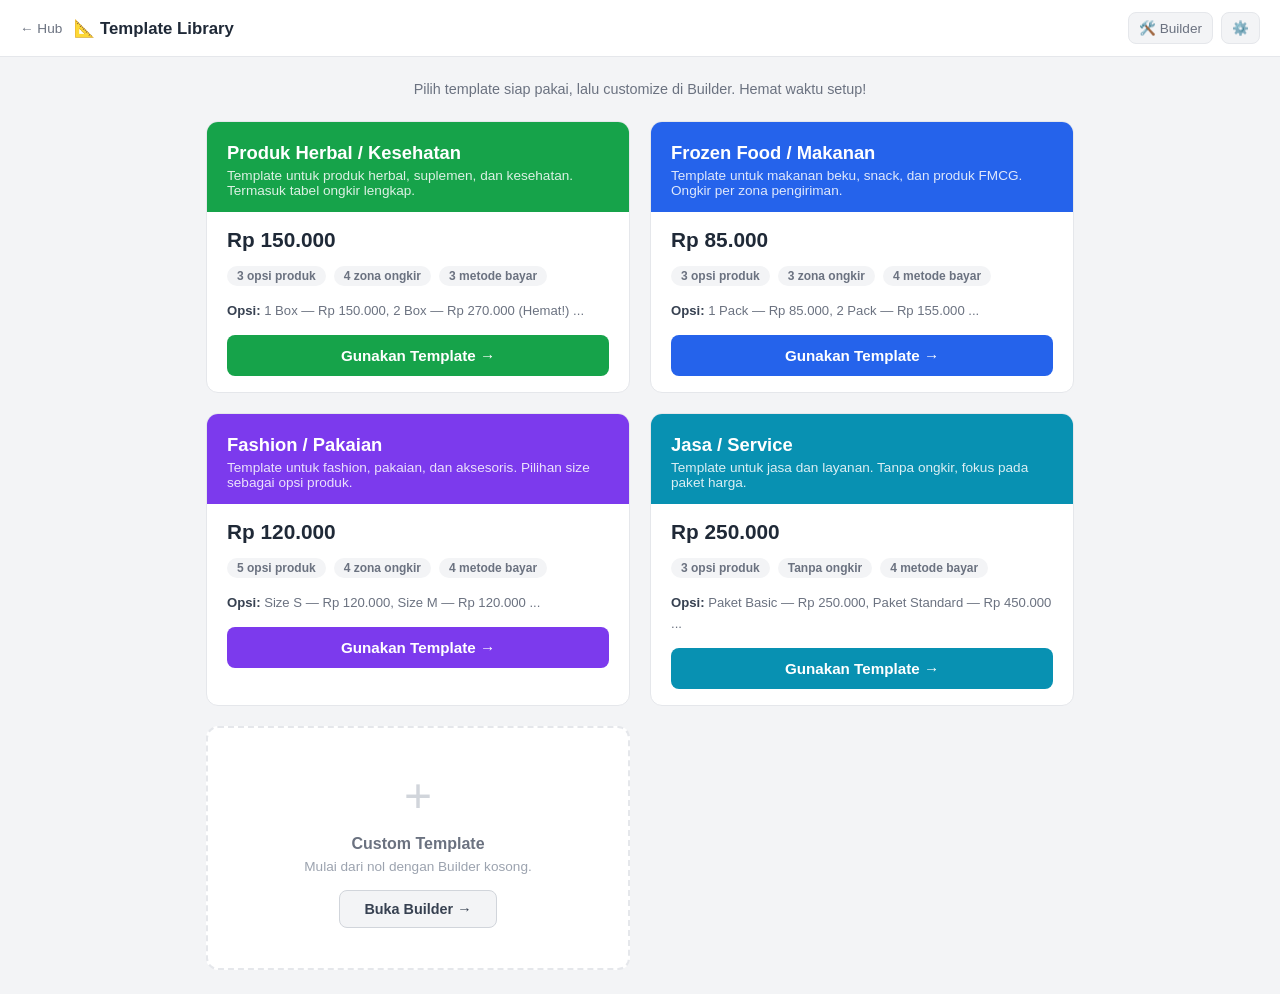
<file: admin/templates.html>
<!DOCTYPE html>
<html lang="id">
<head>
<meta charset="UTF-8">
<meta name="viewport" content="width=device-width, initial-scale=1.0">
<title>Template Library — Herbahero</title>
<style>
*{box-sizing:border-box;margin:0;padding:0}
body{font-family:-apple-system,BlinkMacSystemFont,"Segoe UI",Roboto,sans-serif;background:#f3f4f6;color:#1f2937;min-height:100vh}
.topbar{background:#fff;border-bottom:1px solid #e5e7eb;padding:12px 20px;display:flex;align-items:center;gap:12px;flex-wrap:wrap}
.topbar-left{display:flex;align-items:center;gap:12px;flex:1;min-width:0}
.topbar h1{font-size:1.05rem;font-weight:700;white-space:nowrap}
.back-link{color:#6b7280;text-decoration:none;font-size:.85rem;white-space:nowrap}
.back-link:hover{color:#111}
.topbar-right{display:flex;align-items:center;gap:8px}
.btn-icon{padding:7px 10px;background:#f3f4f6;color:#6b7280;border:1px solid #e5e7eb;border-radius:8px;text-decoration:none;font-size:.85rem;cursor:pointer}
.btn-icon:hover{background:#e5e7eb;color:#374151}
.container{max-width:900px;margin:24px auto;padding:0 16px}
.page-desc{text-align:center;color:#6b7280;font-size:.9rem;margin-bottom:24px}

.tpl-grid{display:grid;gap:20px;grid-template-columns:1fr 1fr}
@media(max-width:640px){.tpl-grid{grid-template-columns:1fr}}

.tpl-card{background:#fff;border:1px solid #e5e7eb;border-radius:12px;overflow:hidden;transition:box-shadow .2s,transform .15s}
.tpl-card:hover{box-shadow:0 8px 24px rgba(0,0,0,.1);transform:translateY(-2px)}
.tpl-header{padding:20px 20px 14px;color:#fff;position:relative}
.tpl-header h3{font-size:1.15rem;font-weight:700;margin-bottom:4px}
.tpl-header .tpl-desc{font-size:.85rem;opacity:.85}
.tpl-body{padding:16px 20px}
.tpl-meta{display:flex;flex-wrap:wrap;gap:8px;margin-bottom:14px}
.tpl-tag{display:inline-block;padding:3px 10px;background:#f3f4f6;border-radius:999px;font-size:.75rem;color:#6b7280;font-weight:600}
.tpl-price{font-size:1.3rem;font-weight:800;color:#1f2937;margin-bottom:14px}
.tpl-opts{font-size:.82rem;color:#6b7280;margin-bottom:14px;line-height:1.6}
.tpl-opts strong{color:#374151}
.btn-use{display:block;width:100%;padding:12px;background:#2563eb;color:#fff;border:none;border-radius:8px;font-size:.95rem;font-weight:700;cursor:pointer;text-align:center;text-decoration:none}
.btn-use:hover{background:#1d4ed8;text-decoration:none}

.tpl-card.custom{border-style:dashed;border-width:2px}
.tpl-card.custom .tpl-body{display:flex;flex-direction:column;align-items:center;justify-content:center;padding:40px 20px;text-align:center}
.tpl-card.custom .plus-icon{font-size:3rem;color:#d1d5db;margin-bottom:12px}
.tpl-card.custom h3{font-size:1rem;color:#6b7280;margin-bottom:6px}
.tpl-card.custom p{font-size:.85rem;color:#9ca3af;margin-bottom:16px}
.btn-custom{padding:10px 24px;background:#f3f4f6;color:#374151;border:1px solid #d1d5db;border-radius:8px;font-size:.9rem;font-weight:600;cursor:pointer;text-decoration:none;display:inline-block}
.btn-custom:hover{background:#e5e7eb;text-decoration:none}
</style>
</head>
<body>

<div class="topbar">
  <div class="topbar-left">
    <a href="../" class="back-link">&larr; Hub</a>
    <h1>📐 Template Library</h1>
  </div>
  <div class="topbar-right">
    <a href="/builder/" class="btn-icon">🛠️ Builder</a>
    <a href="/admin/settings.html" class="btn-icon" title="Settings">⚙️</a>
  </div>
</div>

<div class="container">
  <p class="page-desc">Pilih template siap pakai, lalu customize di Builder. Hemat waktu setup!</p>

  <div class="tpl-grid" id="tplGrid"></div>
</div>

<script>
(function(){
  var templates = [
    {
      id: 'herbal',
      name: 'Produk Herbal / Kesehatan',
      desc: 'Template untuk produk herbal, suplemen, dan kesehatan. Termasuk tabel ongkir lengkap.',
      color: '#16a34a',
      data: {
        productName: 'Produk Herbal',
        price: 150000,
        options: ['1 Box \u2014 Rp 150.000', '2 Box \u2014 Rp 270.000 (Hemat!)', '3 Box \u2014 Rp 380.000 (Best Value!)'],
        rates: [
          {wilayah:'Jawa',ongkir:15000,estimasi:'2-3 hari'},
          {wilayah:'Sumatera',ongkir:25000,estimasi:'3-4 hari'},
          {wilayah:'Kalimantan',ongkir:35000,estimasi:'4-5 hari'},
          {wilayah:'Sulawesi/NTT/NTB',ongkir:40000,estimasi:'5-7 hari'}
        ],
        color: '#16a34a',
        submitBtn: 'Pesan Sekarang \u2014 COD Tersedia! \ud83c\udf3f',
        payMethods: ['COD (Bayar di Tempat)', 'Transfer BCA', 'Transfer Mandiri'],
        fields: {alamat:true,kecamatan:true,kota:true,provinsi:false,catatan:true},
        webhook: '',
        waNumber: ''
      }
    },
    {
      id: 'frozen',
      name: 'Frozen Food / Makanan',
      desc: 'Template untuk makanan beku, snack, dan produk FMCG. Ongkir per zona pengiriman.',
      color: '#2563eb',
      data: {
        productName: 'Frozen Food',
        price: 85000,
        options: ['1 Pack \u2014 Rp 85.000', '2 Pack \u2014 Rp 155.000', '5 Pack \u2014 Rp 350.000 (Hemat!)'],
        rates: [
          {wilayah:'Jabodetabek',ongkir:15000,estimasi:'Same day/Next day'},
          {wilayah:'Jawa (luar Jabodetabek)',ongkir:25000,estimasi:'1-2 hari'},
          {wilayah:'Luar Jawa',ongkir:45000,estimasi:'3-5 hari'}
        ],
        color: '#2563eb',
        submitBtn: 'Pesan Sekarang \ud83c\udf71',
        payMethods: ['Transfer BCA','Transfer Mandiri','QRIS','COD (Bayar di Tempat)'],
        fields: {alamat:true,kecamatan:true,kota:true,provinsi:false,catatan:true},
        webhook: '',
        waNumber: ''
      }
    },
    {
      id: 'fashion',
      name: 'Fashion / Pakaian',
      desc: 'Template untuk fashion, pakaian, dan aksesoris. Pilihan size sebagai opsi produk.',
      color: '#7c3aed',
      data: {
        productName: 'Fashion Item',
        price: 120000,
        options: ['Size S \u2014 Rp 120.000','Size M \u2014 Rp 120.000','Size L \u2014 Rp 120.000','Size XL \u2014 Rp 130.000','Size XXL \u2014 Rp 140.000'],
        rates: [
          {wilayah:'Jawa',ongkir:10000,estimasi:'2-3 hari'},
          {wilayah:'Sumatera',ongkir:20000,estimasi:'3-4 hari'},
          {wilayah:'Kalimantan/Sulawesi',ongkir:30000,estimasi:'4-5 hari'},
          {wilayah:'Papua/Maluku',ongkir:45000,estimasi:'6-9 hari'}
        ],
        color: '#7c3aed',
        submitBtn: 'Beli Sekarang \ud83d\udc57',
        payMethods: ['Transfer BCA','Transfer Mandiri','Transfer BNI','QRIS'],
        fields: {alamat:true,kecamatan:true,kota:true,provinsi:false,catatan:true},
        webhook: '',
        waNumber: ''
      }
    },
    {
      id: 'jasa',
      name: 'Jasa / Service',
      desc: 'Template untuk jasa dan layanan. Tanpa ongkir, fokus pada paket harga.',
      color: '#0891b2',
      data: {
        productName: 'Paket Jasa',
        price: 250000,
        options: ['Paket Basic \u2014 Rp 250.000','Paket Standard \u2014 Rp 450.000','Paket Premium \u2014 Rp 750.000'],
        rates: [],
        color: '#0891b2',
        submitBtn: 'Daftar Sekarang \ud83d\ude80',
        payMethods: ['Transfer BCA','Transfer Mandiri','Transfer BNI','QRIS'],
        fields: {alamat:false,kecamatan:false,kota:false,provinsi:false,catatan:true},
        webhook: '',
        waNumber: ''
      }
    }
  ];

  var grid = document.getElementById('tplGrid');
  var html = '';

  templates.forEach(function(tpl){
    var optCount = tpl.data.options.length;
    var rateCount = tpl.data.rates.length;
    html += '<div class="tpl-card">'
      +'<div class="tpl-header" style="background:'+tpl.color+'">'
      +'<h3>'+esc(tpl.name)+'</h3>'
      +'<div class="tpl-desc">'+esc(tpl.desc)+'</div>'
      +'</div>'
      +'<div class="tpl-body">'
      +'<div class="tpl-price">Rp '+tpl.data.price.toLocaleString('id-ID')+'</div>'
      +'<div class="tpl-meta">'
      +'<span class="tpl-tag">'+optCount+' opsi produk</span>'
      +(rateCount?'<span class="tpl-tag">'+rateCount+' zona ongkir</span>':'<span class="tpl-tag">Tanpa ongkir</span>')
      +'<span class="tpl-tag">'+tpl.data.payMethods.length+' metode bayar</span>'
      +'</div>'
      +'<div class="tpl-opts">'
      +'<strong>Opsi:</strong> '+tpl.data.options.slice(0,2).map(esc).join(', ')+(optCount>2?' ...':'')
      +'</div>'
      +'<button class="btn-use" onclick="useTemplate(\''+tpl.id+'\')" style="background:'+tpl.color+'">Gunakan Template \u2192</button>'
      +'</div></div>';
  });

  // Custom template slot
  html += '<div class="tpl-card custom">'
    +'<div class="tpl-body">'
    +'<div class="plus-icon">+</div>'
    +'<h3>Custom Template</h3>'
    +'<p>Mulai dari nol dengan Builder kosong.</p>'
    +'<a href="/builder/" class="btn-custom">Buka Builder \u2192</a>'
    +'</div></div>';

  grid.innerHTML = html;

  window.useTemplate = function(id){
    var tpl = null;
    for(var i=0;i<templates.length;i++){
      if(templates[i].id===id){ tpl=templates[i]; break; }
    }
    if(!tpl) return;
    localStorage.setItem('template_load', JSON.stringify(tpl.data));
    window.location.href = '/builder/';
  };

  function esc(s){ return (s||'').replace(/&/g,'&amp;').replace(/</g,'&lt;').replace(/>/g,'&gt;').replace(/"/g,'&quot;'); }
})();
</script>
</body>
</html>
</file>
<file: assets/style.css>
:root{--c:#2563eb;--cd:#1d4ed8;--cl:#dbeafe;--ok:#16a34a;--okl:#dcfce7;--warn:#f59e0b;--wl:#fef3c7;--err:#dc2626;--el:#fee2e2;--g1:#f9fafb;--g2:#f3f4f6;--g3:#e5e7eb;--g4:#d1d5db;--g5:#9ca3af;--g6:#6b7280;--g7:#4b5563;--g8:#374151;--g9:#1f2937;--gx:#111827;--r:8px;--rl:12px;--sh:0 1px 3px rgba(0,0,0,.1);--shm:0 4px 6px rgba(0,0,0,.07);--shl:0 10px 15px rgba(0,0,0,.1)}
*,*::before,*::after{box-sizing:border-box;margin:0;padding:0}
body{font-family:-apple-system,BlinkMacSystemFont,'Segoe UI',Roboto,sans-serif;color:var(--g8);background:var(--g1);line-height:1.6;-webkit-font-smoothing:antialiased}
img{max-width:100%;height:auto;display:block}a{color:var(--c);text-decoration:none}a:hover{text-decoration:underline}
.container{width:100%;max-width:1200px;margin:0 auto;padding:0 16px}

/* INDEX */
.site-header{background:linear-gradient(135deg,var(--gx),#1e293b);color:#fff;padding:48px 16px;text-align:center}
.site-header h1{font-size:2rem;font-weight:800;margin-bottom:8px}.site-header p{color:rgba(255,255,255,.7)}
.card-grid{display:grid;gap:20px;padding:32px 16px;max-width:900px;margin:0 auto}
@media(min-width:600px){.card-grid{grid-template-columns:1fr 1fr}}
.card{background:#fff;border:1px solid var(--g3);border-radius:var(--rl);padding:24px;box-shadow:var(--sh);transition:box-shadow .2s,transform .15s}
.card:hover{box-shadow:var(--shl);transform:translateY(-2px)}.card-icon{font-size:2rem;margin-bottom:12px}
.card h3{font-size:1.15rem;font-weight:700;margin-bottom:6px}.card p{font-size:.9rem;color:var(--g6);margin-bottom:16px}
.card .btn{display:inline-block;padding:10px 20px;background:var(--c);color:#fff;border-radius:var(--r);font-weight:600;font-size:.9rem;border:none;cursor:pointer}
.card .btn:hover{background:var(--cd);text-decoration:none}

/* HERO */
.lp-hero{position:relative;background:var(--gx);overflow:hidden;min-height:300px}
.lp-hero img{width:100%;height:400px;object-fit:cover;opacity:.7}
.lp-hero-overlay{position:absolute;inset:0;display:flex;flex-direction:column;align-items:center;justify-content:center;background:linear-gradient(to bottom,rgba(0,0,0,.3),rgba(0,0,0,.6));text-align:center;padding:20px}
.lp-hero-overlay h1{color:#fff;font-size:1.8rem;font-weight:800;text-shadow:0 2px 8px rgba(0,0,0,.4);max-width:600px}
.lp-hero-overlay p{color:rgba(255,255,255,.9);font-size:1.1rem;margin-top:8px}
@media(min-width:768px){.lp-hero img{height:500px}.lp-hero-overlay h1{font-size:2.5rem}}

/* SECTIONS */
.lp-section{padding:40px 16px}.lp-section:nth-child(even){background:#fff}
.lp-section-title{text-align:center;font-size:1.5rem;font-weight:700;margin-bottom:24px;color:var(--gx)}
.benefits-grid{display:grid;gap:16px;max-width:800px;margin:0 auto}
@media(min-width:600px){.benefits-grid{grid-template-columns:1fr 1fr}}
.benefit-card{background:var(--g1);border:1px solid var(--g3);border-radius:var(--r);padding:20px;display:flex;gap:12px;align-items:flex-start}
.benefit-icon{font-size:1.5rem;flex-shrink:0}.benefit-card h3{font-size:1rem;font-weight:600;margin-bottom:4px}.benefit-card p{font-size:.9rem;color:var(--g6)}
.testimonials-grid{display:grid;gap:16px;max-width:800px;margin:0 auto}
@media(min-width:600px){.testimonials-grid{grid-template-columns:1fr 1fr}}
.testimonial-card{background:#fff;border:1px solid var(--g3);border-radius:var(--r);padding:20px;box-shadow:var(--sh)}
.testimonial-card .stars{color:var(--warn);margin-bottom:8px}
.testimonial-card p{font-size:.9rem;color:var(--g7);font-style:italic}
.testimonial-card .author{font-weight:600;font-style:normal;margin-top:8px;color:var(--gx);font-size:.85rem}

/* ORDER FORM */
.order-section{background:linear-gradient(135deg,var(--cl),#ede9fe);padding:40px 16px}
.order-form-wrapper{max-width:600px;margin:0 auto;background:#fff;border-radius:var(--rl);padding:28px 20px;box-shadow:var(--shl)}
.order-form-wrapper h2{text-align:center;font-size:1.3rem;margin-bottom:4px}
.order-form-wrapper .form-subtitle{text-align:center;color:var(--g5);font-size:.85rem;margin-bottom:20px}

/* Steps */
.step-indicator{display:flex;justify-content:center;margin-bottom:28px;position:relative}
.step-item{display:flex;flex-direction:column;align-items:center;flex:1;z-index:1}
.step-circle{width:36px;height:36px;border-radius:50%;display:flex;align-items:center;justify-content:center;font-weight:700;font-size:.9rem;background:var(--g3);color:var(--g5);transition:all .3s}
.step-item.active .step-circle{background:var(--c);color:#fff}
.step-item.done .step-circle{background:var(--ok);color:#fff}
.step-label{font-size:.7rem;color:var(--g5);margin-top:4px;text-align:center}
.step-item.active .step-label{color:var(--c);font-weight:600}
.step-item.done .step-label{color:var(--ok)}
.step-connector{position:absolute;top:18px;left:18%;right:18%;height:2px;background:var(--g3);z-index:0}
.step-connector-fill{height:100%;background:var(--ok);width:0%;transition:width .3s}
.step-panel{display:none}.step-panel.active{display:block;animation:fadeIn .3s}
@keyframes fadeIn{from{opacity:0;transform:translateY(8px)}to{opacity:1;transform:translateY(0)}}

/* Form elements */
.form-group{margin-bottom:16px}
.form-group label{display:block;font-weight:600;font-size:.9rem;margin-bottom:4px;color:var(--g7)}
.form-group label .req{color:var(--err)}
.form-group input,.form-group select,.form-group textarea{width:100%;padding:10px 12px;border:1px solid var(--g4);border-radius:var(--r);font-size:.95rem;font-family:inherit;transition:border-color .2s;background:#fff}
.form-group input:focus,.form-group select:focus,.form-group textarea:focus{outline:none;border-color:var(--c);box-shadow:0 0 0 3px rgba(37,99,235,.1)}
.form-group textarea{resize:vertical;min-height:80px}
.form-group input[type=number]{max-width:120px}
.form-group .hint{font-size:.75rem;color:var(--g5);margin-top:2px}
.form-group .field-err{font-size:.8rem;color:var(--err);margin-top:2px;display:none}
.form-group.has-error input,.form-group.has-error select,.form-group.has-error textarea{border-color:var(--err)}
.form-group.has-error .field-err{display:block}
.form-row{display:grid;grid-template-columns:1fr 1fr;gap:12px}
@media(max-width:480px){.form-row{grid-template-columns:1fr}}
.radio-group{display:flex;flex-direction:column;gap:8px;margin-top:4px}
.radio-option{display:flex;align-items:center;gap:8px;padding:10px 12px;border:1px solid var(--g4);border-radius:var(--r);cursor:pointer;transition:border-color .2s,background .2s}
.radio-option:hover{border-color:var(--c);background:var(--cl)}
.radio-option input[type=radio]{accent-color:var(--c)}.radio-option span{font-size:.9rem}

/* Shipping */
.shipping-info{background:var(--g1);border:1px solid var(--g3);border-radius:var(--r);padding:12px;margin-top:8px}
.shipping-info .ship-line{display:flex;justify-content:space-between;font-size:.9rem;padding:4px 0}
.shipping-info .ship-cost{font-weight:600;color:var(--c)}.shipping-info .ship-eta{font-size:.75rem;color:var(--g5)}

/* Price */
.price-display{text-align:center;margin:16px 0}
.price-display .price{font-size:2rem;font-weight:800;color:var(--c)}
.price-display .price-note{font-size:.8rem;color:var(--g5)}
.price-tag{font-size:1.1rem;font-weight:700;color:var(--c);text-align:right}

/* Summary */
.order-summary{background:var(--g1);border:1px solid var(--g3);border-radius:var(--r);padding:16px;margin-bottom:16px}
.order-summary h3{font-size:1rem;font-weight:700;margin-bottom:12px}
.sum-row{display:flex;justify-content:space-between;padding:6px 0;font-size:.9rem;border-bottom:1px solid var(--g2)}
.sum-row:last-child{border-bottom:none}.sum-row .lbl{color:var(--g6)}.sum-row .val{font-weight:600;text-align:right;max-width:60%;word-break:break-word}
.sum-total{display:flex;justify-content:space-between;padding:10px 0 0;margin-top:8px;border-top:2px solid var(--g4);font-size:1.1rem;font-weight:700}
.sum-total .val{color:var(--c)}

/* Nav buttons */
.form-nav{display:flex;gap:12px;margin-top:20px}
.btn-prev{flex:1;padding:12px;background:var(--g2);color:var(--g7);border:1px solid var(--g4);border-radius:var(--r);font-size:.95rem;font-weight:600;cursor:pointer}
.btn-prev:hover{background:var(--g3)}
.btn-next,.btn-submit{flex:2;padding:12px;background:var(--c);color:#fff;border:none;border-radius:var(--r);font-size:.95rem;font-weight:700;cursor:pointer;display:flex;align-items:center;justify-content:center;gap:8px}
.btn-next:hover,.btn-submit:hover{background:var(--cd)}
.btn-next:disabled,.btn-submit:disabled{background:var(--g5);cursor:not-allowed}
.btn-submit .spinner{width:18px;height:18px;border:2px solid rgba(255,255,255,.3);border-top-color:#fff;border-radius:50%;animation:spin .6s linear infinite;display:none}
.btn-submit.loading .spinner{display:block}.btn-submit.loading .btn-text{display:none}
@keyframes spin{to{transform:rotate(360deg)}}
.trust-badges{display:flex;justify-content:center;gap:16px;margin-top:16px;flex-wrap:wrap}
.trust-badge{display:flex;align-items:center;gap:4px;font-size:.75rem;color:var(--g5)}
.form-message{padding:16px;border-radius:var(--r);text-align:center;margin-top:16px;display:none}
.form-message.show{display:block}
.form-message.success{background:var(--okl);color:var(--ok);border:1px solid var(--ok)}
.form-message.error{background:var(--el);color:var(--err);border:1px solid var(--err)}
.form-message .wa-fallback{margin-top:8px}.form-message .wa-fallback a{color:var(--ok);font-weight:600;text-decoration:underline}
.lp-footer{text-align:center;padding:24px 16px;background:var(--gx);color:var(--g5);font-size:.8rem}

/* ADMIN */
.admin-login{min-height:100vh;display:flex;align-items:center;justify-content:center;background:var(--g2)}
.login-box{background:#fff;padding:40px 32px;border-radius:var(--rl);box-shadow:var(--shl);width:100%;max-width:400px;text-align:center}
.login-box h1{font-size:1.4rem;margin-bottom:8px}.login-box p{color:var(--g5);font-size:.9rem;margin-bottom:24px}
.login-box input{width:100%;padding:12px;border:1px solid var(--g4);border-radius:var(--r);font-size:1rem;margin-bottom:12px}
.login-box button{width:100%;padding:12px;background:var(--c);color:#fff;border:none;border-radius:var(--r);font-size:1rem;font-weight:600;cursor:pointer}
.login-box button:hover{background:var(--cd)}.login-error{color:var(--err);font-size:.85rem;margin-top:8px;display:none}
.admin-wrap{display:none;min-height:100vh;background:var(--g2)}
.admin-header{background:#fff;border-bottom:1px solid var(--g3);padding:16px 24px;display:flex;align-items:center;justify-content:space-between}
.admin-header h1{font-size:1.2rem;font-weight:700}
.btn-logout{padding:8px 16px;background:var(--g2);border:1px solid var(--g4);border-radius:var(--r);font-size:.85rem;cursor:pointer;color:var(--g7)}
.btn-logout:hover{background:var(--g3)}
.stats-row{display:grid;grid-template-columns:repeat(2,1fr);gap:12px;padding:20px 24px}
@media(min-width:600px){.stats-row{grid-template-columns:repeat(4,1fr)}}
.stat-card{background:#fff;border-radius:var(--r);padding:16px;box-shadow:var(--sh);text-align:center}
.stat-num{font-size:1.8rem;font-weight:800}.stat-label{font-size:.8rem;color:var(--g5)}
.stat-card.total .stat-num{color:var(--g8)}.stat-card.pending .stat-num{color:var(--warn)}
.stat-card.process .stat-num{color:var(--c)}.stat-card.done .stat-num{color:var(--ok)}
.admin-toolbar{padding:0 24px 16px;display:flex;gap:12px;flex-wrap:wrap;align-items:center}
.admin-toolbar input,.admin-toolbar select{padding:8px 12px;border:1px solid var(--g4);border-radius:var(--r);font-size:.9rem}
.admin-toolbar input{flex:1;min-width:200px}
.btn-export{padding:8px 16px;background:var(--ok);color:#fff;border:none;border-radius:var(--r);font-weight:600;cursor:pointer;font-size:.85rem}
.btn-export:hover{background:#15803d}
.orders-table-wrap{padding:0 24px 24px;overflow-x:auto}
.orders-table{width:100%;border-collapse:collapse;background:#fff;border-radius:var(--r);overflow:hidden;box-shadow:var(--sh);font-size:.85rem}
.orders-table th{background:var(--g2);padding:10px 12px;text-align:left;font-weight:600;color:var(--g7);white-space:nowrap;border-bottom:1px solid var(--g3)}
.orders-table td{padding:10px 12px;border-bottom:1px solid var(--g2);vertical-align:top}
.orders-table tr:hover td{background:var(--g1)}
.badge{display:inline-block;padding:3px 10px;border-radius:999px;font-size:.75rem;font-weight:600;white-space:nowrap}
.badge-pending{background:var(--wl);color:#92400e}.badge-process{background:var(--cl);color:#1e40af}
.badge-shipped{background:#e0e7ff;color:#3730a3}.badge-done{background:var(--okl);color:#166534}
.status-select{padding:4px 8px;border:1px solid var(--g4);border-radius:var(--r);font-size:.8rem;cursor:pointer}
.empty-state{text-align:center;padding:48px 16px;color:var(--g5)}

/* BUILDER */
.builder-wrap{display:flex;min-height:100vh;background:var(--g2)}
.builder-sidebar{width:420px;background:#fff;border-right:1px solid var(--g3);overflow-y:auto;flex-shrink:0;padding:20px}
.builder-preview{flex:1;background:var(--g1);display:flex;flex-direction:column}
.builder-preview-bar{background:#fff;border-bottom:1px solid var(--g3);padding:10px 16px;display:flex;align-items:center;justify-content:space-between}
.builder-preview iframe{flex:1;border:none;width:100%}
@media(max-width:900px){.builder-wrap{flex-direction:column}.builder-sidebar{width:100%;max-height:50vh}.builder-preview{min-height:50vh}}
.builder-sidebar h2{font-size:1.1rem;font-weight:700;margin-bottom:16px;padding-bottom:8px;border-bottom:1px solid var(--g3)}
.builder-sidebar h3{font-size:.95rem;font-weight:600;margin:20px 0 10px;color:var(--g7)}
.builder-sidebar .form-group{margin-bottom:12px}
.builder-sidebar .form-group label{font-size:.85rem;font-weight:600;margin-bottom:3px;display:block;color:var(--g7)}
.builder-sidebar .form-group input,.builder-sidebar .form-group select,.builder-sidebar .form-group textarea{width:100%;padding:8px 10px;border:1px solid var(--g4);border-radius:var(--r);font-size:.85rem}
.builder-sidebar .form-group input[type=color]{height:36px;padding:2px;cursor:pointer}
.opt-list{display:flex;flex-direction:column;gap:6px;margin-bottom:8px}
.opt-item{display:flex;gap:6px;align-items:center}
.opt-item input{flex:1;padding:6px 8px;border:1px solid var(--g4);border-radius:var(--r);font-size:.85rem}
.opt-item .btn-rm{width:28px;height:28px;border:none;background:var(--el);color:var(--err);border-radius:var(--r);cursor:pointer;font-size:1rem;display:flex;align-items:center;justify-content:center}
.btn-add{padding:6px 12px;background:var(--cl);color:var(--c);border:1px solid var(--c);border-radius:var(--r);font-size:.8rem;cursor:pointer;font-weight:600}
.btn-add:hover{background:var(--c);color:#fff}
.ship-table{width:100%;border-collapse:collapse;font-size:.85rem;margin-bottom:8px}
.ship-table th{text-align:left;padding:4px 6px;background:var(--g2);font-size:.75rem;color:var(--g6)}
.ship-table td{padding:4px 6px}.ship-table input{width:100%;padding:4px 6px;border:1px solid var(--g4);border-radius:4px;font-size:.8rem}
.ship-table .btn-rm{background:none;border:none;color:var(--err);cursor:pointer;font-size:1rem}
.btn-gen{width:100%;padding:12px;background:var(--c);color:#fff;border:none;border-radius:var(--r);font-size:1rem;font-weight:700;cursor:pointer;margin-top:16px}
.btn-gen:hover{background:var(--cd)}
.btn-copy{width:100%;padding:10px;background:var(--g2);color:var(--g8);border:1px solid var(--g4);border-radius:var(--r);font-size:.9rem;font-weight:600;cursor:pointer;margin-top:8px}
.btn-copy:hover{background:var(--g3)}
.drop-zone{border:2px dashed var(--g4);border-radius:var(--r);padding:24px;text-align:center;cursor:pointer;transition:border-color .2s,background .2s;margin-bottom:8px}
.drop-zone:hover,.drop-zone.dragover{border-color:var(--c);background:var(--cl)}
.drop-zone p{font-size:.85rem;color:var(--g5)}.drop-zone .icon{font-size:2rem;margin-bottom:8px}
.img-preview{max-height:120px;margin:8px auto 0;border-radius:var(--r)}

/* SKELETON LOADING */
.skeleton{background:linear-gradient(90deg,#f3f4f6 25%,#e5e7eb 50%,#f3f4f6 75%);background-size:200% 100%;animation:shimmer 1.5s infinite;border-radius:var(--r)}
@keyframes shimmer{0%{background-position:200% 0}100%{background-position:-200% 0}}
.skeleton-text{height:14px;margin-bottom:8px;border-radius:4px}.skeleton-text.w-60{width:60%}.skeleton-text.w-40{width:40%}.skeleton-text.w-80{width:80%}
.skeleton-row{display:flex;gap:12px;padding:16px;border-bottom:1px solid var(--g2);align-items:center}
.skeleton-circle{width:36px;height:36px;border-radius:50%;flex-shrink:0}

/* BADGE DRAFT */
.badge-draft{background:var(--g2);color:var(--g6)}

/* BTN VARIANTS */
.btn-sm{padding:6px 14px !important;font-size:.8rem !important}
.btn-ghost{background:transparent !important;color:var(--g7) !important;border:1px solid var(--g4) !important}
.btn-ghost:hover{background:var(--g2) !important;color:var(--g8) !important}
.btn-danger{background:var(--err) !important;color:#fff !important;border:none !important}
.btn-danger:hover{background:#b91c1c !important}
.card .btn-outline{background:transparent;color:var(--c);border:1px solid var(--c)}
.card .btn-outline:hover{background:var(--c);color:#fff}

/* MODAL */
.modal-overlay{position:fixed;inset:0;background:rgba(0,0,0,.5);z-index:1000;display:flex;align-items:center;justify-content:center;padding:16px;opacity:0;visibility:hidden;transition:opacity .2s,visibility .2s}
.modal-overlay.open{opacity:1;visibility:visible}
.modal-box{background:#fff;border-radius:var(--rl);box-shadow:0 20px 60px rgba(0,0,0,.2);width:100%;max-width:520px;max-height:90vh;overflow-y:auto;transform:scale(.95);transition:transform .2s;padding:24px}
.modal-overlay.open .modal-box{transform:scale(1)}
.modal-box h3{font-size:1.1rem;font-weight:700;margin-bottom:16px;display:flex;align-items:center;justify-content:space-between}
.modal-close{background:none;border:none;font-size:1.4rem;cursor:pointer;color:var(--g5);padding:0;line-height:1}.modal-close:hover{color:var(--g8)}
.modal-row{display:flex;justify-content:space-between;padding:8px 0;border-bottom:1px solid var(--g2);font-size:.9rem}
.modal-row:last-child{border-bottom:none}
.modal-row .lbl{color:var(--g6)}.modal-row .val{font-weight:600;text-align:right;max-width:60%;word-break:break-word}

/* TOAST (top-right) */
.toast{position:fixed;top:20px;right:20px;padding:12px 20px;border-radius:var(--r);font-size:.9rem;font-weight:500;color:#fff;z-index:1100;transform:translateX(120%);transition:transform .3s;max-width:360px;box-shadow:0 4px 12px rgba(0,0,0,.15)}
.toast.show{transform:translateX(0)}
.toast-success{background:var(--ok)}.toast-error{background:var(--err)}.toast-info{background:var(--g8)}

/* RESPONSIVE IMPROVEMENTS */
@media(max-width:480px){
  .site-header{padding:32px 12px}
  .card-grid{padding:20px 12px}
  .admin-toolbar{padding:0 12px 12px}
  .orders-table-wrap{padding:0 12px 12px}
  .stats-row{padding:12px}
}

/* ONGKIR CALCULATOR */
.city-item{padding:9px 12px;cursor:pointer;font-size:.88rem;border-bottom:1px solid #f3f4f6;transition:background .15s}
.city-item:hover,.city-item:active{background:#dbeafe}
.city-item:last-child{border-bottom:none}
.city-item small{font-size:.75rem;color:#9ca3af;display:block;margin-top:2px}
.shipping-option{display:flex;align-items:center;justify-content:space-between;padding:9px 10px;border-bottom:1px solid #f3f4f6;transition:background .15s}
.shipping-option:hover{background:#f0f9ff}
.shipping-option:last-child{border-bottom:none}
.shipping-option label{display:flex;align-items:center;gap:8px;cursor:pointer;font-size:.9rem;flex:1}
.shipping-option label input[type=radio]{accent-color:var(--c);width:16px;height:16px;flex-shrink:0}
.svc-name{font-weight:500}
.svc-meta{text-align:right;flex-shrink:0;margin-left:12px}
.svc-price{display:block;font-weight:700;color:var(--c);font-size:.9rem}
.svc-etd{display:block;font-size:.75rem;color:#9ca3af;margin-top:1px}
</file>
